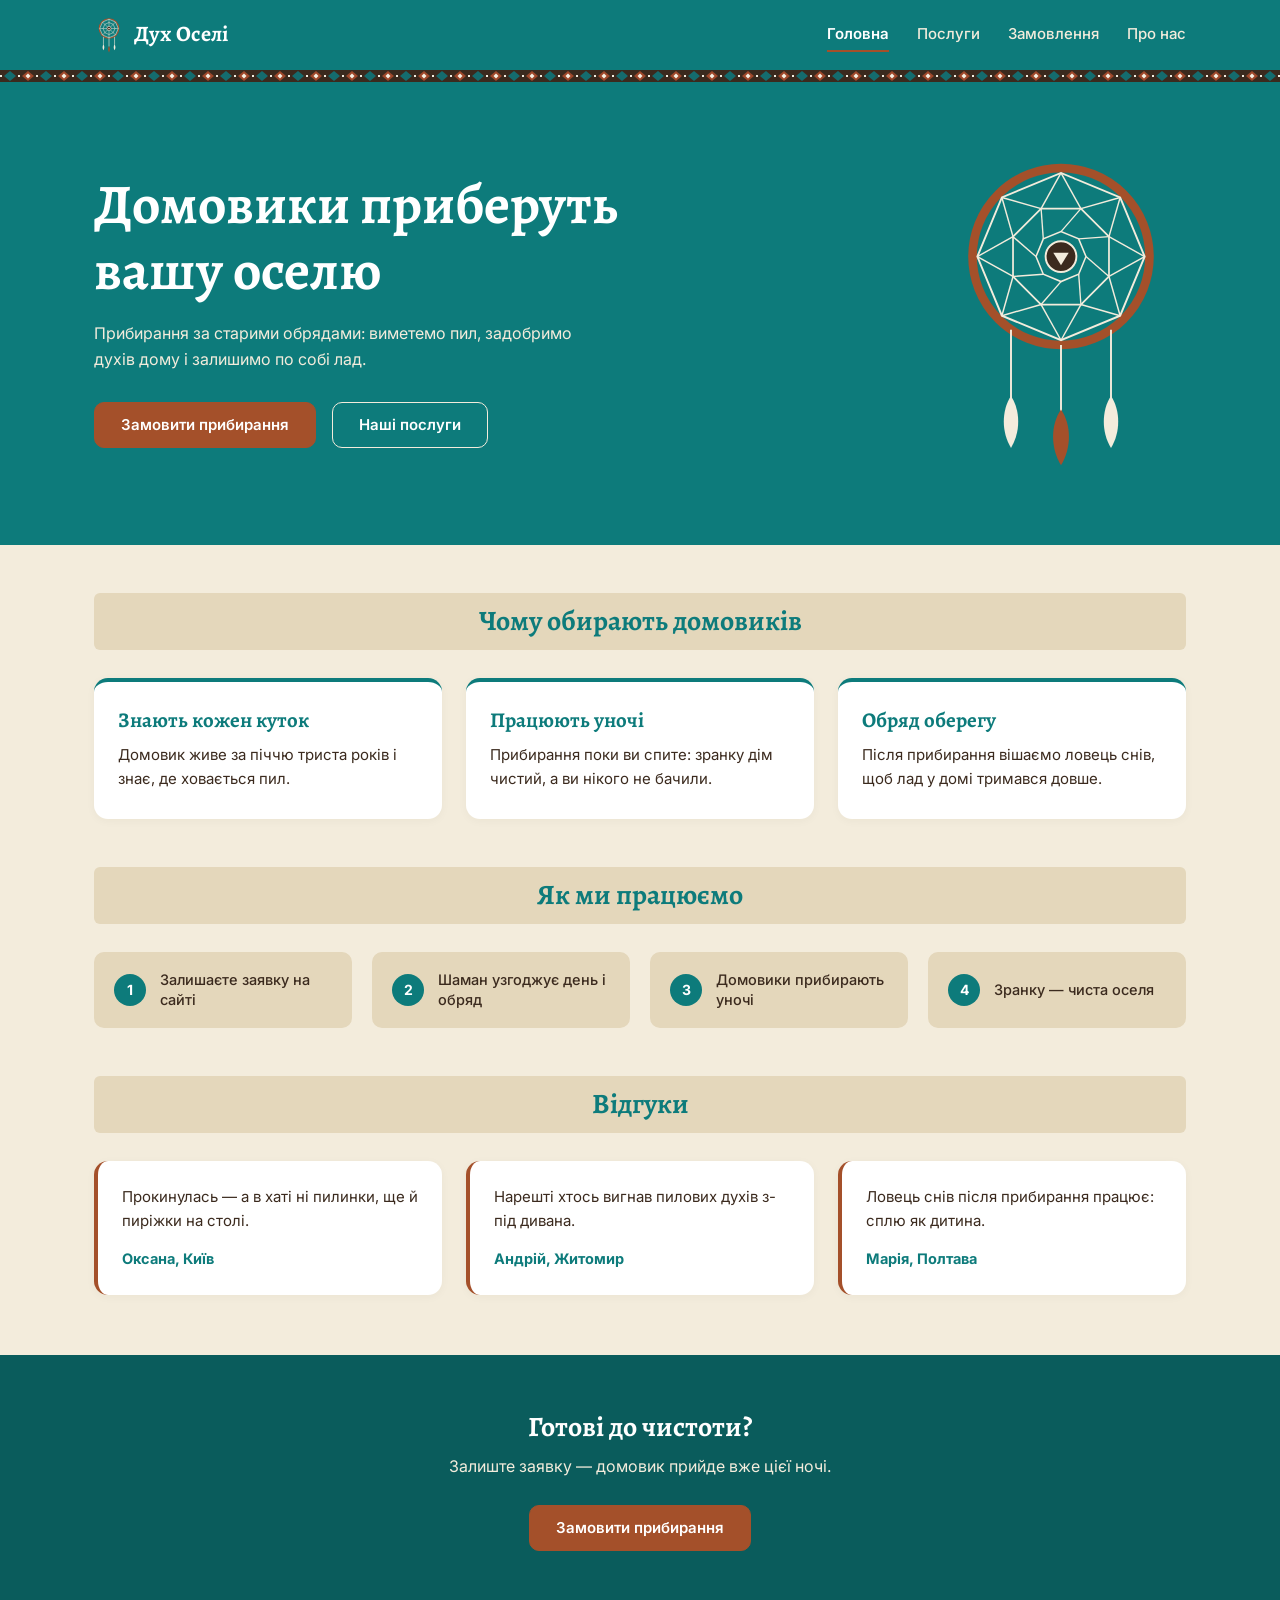
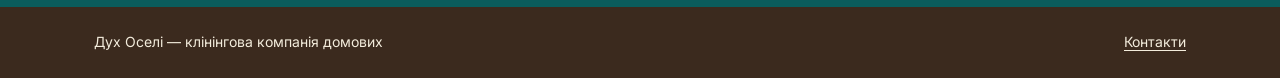
<file: index.html>
<!DOCTYPE html>
<html lang="uk">
<head>
  <meta charset="UTF-8">
  <meta name="viewport" content="width=device-width, initial-scale=1.0">
  <title>Дух Оселі — Клінінгова компанія домових</title>
  <meta name="description" content="Прибирання за старими обрядами: виметемо пил, задобримо духів дому і залишимо по собі лад.">

  <!-- Підключення шрифтів з UI Kit: Alegreya (Bold) та Inter (Regular/Medium/SemiBold) -->
  <link rel="preconnect" href="https://fonts.googleapis.com">
  <link rel="preconnect" href="https://fonts.gstatic.com" crossorigin>
  <link href="https://fonts.googleapis.com/css2?family=Alegreya:wght@700;800&family=Inter:wght@400;500;600;700&display=swap" rel="stylesheet">

  <link rel="stylesheet" href="css/index.css">
</head>
<body>

  <!-- ========================================================================
       ШАПКА САЙТУ (HEADER)
       ======================================================================== -->
  <header class="site-header">
    <div class="container header-inner">
      <a href="index.html" class="logo" aria-label="Дух Оселі — На головну">
        <svg class="logo-icon" viewBox="0 0 64 82" fill="none" xmlns="http://www.w3.org/2000/svg" aria-hidden="true">
          <circle cx="32" cy="27" r="21" stroke="#A4502A" stroke-width="2.5"/>
          <polygon points="32,7 46,13 52,27 46,41 32,47 18,41 12,27 18,13" stroke="#F3ECDC" stroke-width="1.2"/>
          <polygon points="32,14 41,18 45,27 41,36 32,40 23,36 19,27 23,18" stroke="#F3ECDC" stroke-width="1.1"/>
          <line x1="32" y1="7" x2="32" y2="47" stroke="#F3ECDC" stroke-width="1"/>
          <line x1="12" y1="27" x2="52" y2="27" stroke="#F3ECDC" stroke-width="1"/>
          <line x1="18" y1="13" x2="46" y2="41" stroke="#F3ECDC" stroke-width="1"/>
          <line x1="46" y1="13" x2="18" y2="41" stroke="#F3ECDC" stroke-width="1"/>
          <circle cx="32" cy="27" r="4.5" fill="#3B2A1E" stroke="#F3ECDC" stroke-width="1.2"/>
          <polygon points="29.8,26 34.2,26 32,29.5" fill="#F3ECDC"/>
          <line x1="20" y1="45" x2="20" y2="62" stroke="#F3ECDC" stroke-width="1.3"/>
          <path d="M20 61 C17.5 65 17.5 70 20 74 C22.5 70 22.5 65 20 61 Z" fill="#F3ECDC"/>
          <line x1="32" y1="48" x2="32" y2="66" stroke="#F3ECDC" stroke-width="1.3"/>
          <path d="M32 65 C29.5 69 29.5 74.5 32 79 C34.5 74.5 34.5 69 32 65 Z" fill="#A4502A"/>
          <line x1="44" y1="45" x2="44" y2="62" stroke="#F3ECDC" stroke-width="1.3"/>
          <path d="M44 61 C41.5 65 41.5 70 44 74 C46.5 70 46.5 65 44 61 Z" fill="#F3ECDC"/>
        </svg>
        <span>Дух Оселі</span>
      </a>

      <nav class="main-nav" aria-label="Головна навігація">
        <a href="index.html" class="nav-link active">Головна</a>
        <a href="services.html" class="nav-link">Послуги</a>
        <a href="order.html" class="nav-link" data-open-order>Замовлення</a>
        <a href="about.html" class="nav-link">Про нас</a>
      </nav>
    </div>

    <!-- Орнаментована стрічка -->
    <div class="ornament-ribbon" aria-hidden="true"></div>
  </header>

  <main>
    <!-- ======================================================================
         HERO СЕКЦІЯ
         ====================================================================== -->
    <section class="hero">
      <div class="container hero-grid">
        <div class="hero-content">
          <h1 class="hero-title">Домовики приберуть вашу оселю</h1>
          <p class="hero-subtitle">
            Прибирання за старими обрядами: виметемо пил, задобримо духів дому і залишимо по собі лад.
          </p>
          <div class="hero-actions">
            <button type="button" class="btn btn-primary" data-open-order>Замовити прибирання</button>
            <a href="#features" class="btn btn-outline">Наші послуги</a>
          </div>
        </div>

        <!-- Векторна ілюстрація Ловця снів з UI Kit -->
        <div class="hero-illustration">
          <svg class="dreamcatcher-svg" viewBox="0 0 260 340" fill="none" xmlns="http://www.w3.org/2000/svg" role="img" aria-label="Оберіг Ловець снів">
            <circle cx="130" cy="115" r="92" stroke="#A4502A" stroke-width="9"/>

            <polygon
              points="217,115 191.5,176.5 130,202 68.5,176.5 43,115 68.5,53.5 130,28 191.5,53.5"
              stroke="#F3ECDC"
              stroke-width="2"
            />

            <polygon
              points="179.9,135.7 150.7,164.9 109.3,164.9 80.1,135.7 80.1,94.3 109.3,65.1 150.7,65.1 179.9,94.3"
              stroke="#F3ECDC"
              stroke-width="1.8"
            />

            <line x1="217" y1="115" x2="179.9" y2="135.7" stroke="#F3ECDC" stroke-width="1.5"/>
            <line x1="217" y1="115" x2="179.9" y2="94.3" stroke="#F3ECDC" stroke-width="1.5"/>
            <line x1="191.5" y1="176.5" x2="179.9" y2="135.7" stroke="#F3ECDC" stroke-width="1.5"/>
            <line x1="191.5" y1="176.5" x2="150.7" y2="164.9" stroke="#F3ECDC" stroke-width="1.5"/>
            <line x1="130" y1="202" x2="150.7" y2="164.9" stroke="#F3ECDC" stroke-width="1.5"/>
            <line x1="130" y1="202" x2="109.3" y2="164.9" stroke="#F3ECDC" stroke-width="1.5"/>
            <line x1="68.5" y1="176.5" x2="109.3" y2="164.9" stroke="#F3ECDC" stroke-width="1.5"/>
            <line x1="68.5" y1="176.5" x2="80.1" y2="135.7" stroke="#F3ECDC" stroke-width="1.5"/>
            <line x1="43" y1="115" x2="80.1" y2="135.7" stroke="#F3ECDC" stroke-width="1.5"/>
            <line x1="43" y1="115" x2="80.1" y2="94.3" stroke="#F3ECDC" stroke-width="1.5"/>
            <line x1="68.5" y1="53.5" x2="80.1" y2="94.3" stroke="#F3ECDC" stroke-width="1.5"/>
            <line x1="68.5" y1="53.5" x2="109.3" y2="65.1" stroke="#F3ECDC" stroke-width="1.5"/>
            <line x1="130" y1="28" x2="109.3" y2="65.1" stroke="#F3ECDC" stroke-width="1.5"/>
            <line x1="130" y1="28" x2="150.7" y2="65.1" stroke="#F3ECDC" stroke-width="1.5"/>
            <line x1="191.5" y1="53.5" x2="150.7" y2="65.1" stroke="#F3ECDC" stroke-width="1.5"/>
            <line x1="191.5" y1="53.5" x2="179.9" y2="94.3" stroke="#F3ECDC" stroke-width="1.5"/>

            <polygon
              points="156,115 148.4,133.4 130,141 111.6,133.4 104,115 111.6,96.6 130,89 148.4,96.6"
              stroke="#F3ECDC"
              stroke-width="1.6"
            />
            <line x1="179.9" y1="135.7" x2="156" y2="115" stroke="#F3ECDC" stroke-width="1.4"/>
            <line x1="150.7" y1="164.9" x2="148.4" y2="133.4" stroke="#F3ECDC" stroke-width="1.4"/>
            <line x1="109.3" y1="164.9" x2="130" y2="141" stroke="#F3ECDC" stroke-width="1.4"/>
            <line x1="80.1" y1="135.7" x2="111.6" y2="133.4" stroke="#F3ECDC" stroke-width="1.4"/>
            <line x1="80.1" y1="94.3" x2="104" y2="115" stroke="#F3ECDC" stroke-width="1.4"/>
            <line x1="109.3" y1="65.1" x2="111.6" y2="96.6" stroke="#F3ECDC" stroke-width="1.4"/>
            <line x1="150.7" y1="65.1" x2="130" y2="89" stroke="#F3ECDC" stroke-width="1.4"/>
            <line x1="179.9" y1="94.3" x2="148.4" y2="96.6" stroke="#F3ECDC" stroke-width="1.4"/>

            <circle cx="130" cy="115" r="16" fill="#3B2A1E" stroke="#F3ECDC" stroke-width="2"/>
            <polygon points="122,111 138,111 130,124" fill="#F3ECDC"/>

            <line x1="78" y1="191" x2="78" y2="262" stroke="#F3ECDC" stroke-width="2"/>
            <path d="M78 260 C68 275 68 298 78 314 C88 298 88 275 78 260 Z" fill="#F3ECDC"/>

            <line x1="130" y1="207" x2="130" y2="276" stroke="#F3ECDC" stroke-width="2"/>
            <path d="M130 274 C119 290 119 314 130 332 C141 314 141 290 130 274 Z" fill="#A4502A"/>

            <line x1="182" y1="191" x2="182" y2="262" stroke="#F3ECDC" stroke-width="2"/>
            <path d="M182 260 C172 275 172 298 182 314 C192 298 192 275 182 260 Z" fill="#F3ECDC"/>
          </svg>
        </div>
      </div>
    </section>

    <!-- ======================================================================
         СЕКЦІЯ 1: ЧОМУ ОБИРАЮТЬ ДОМОВИКІВ
         ====================================================================== -->
    <section id="features" class="page-section">
      <div class="container">
        <div class="section-banner">
          <h2>Чому обирають домовиків</h2>
        </div>

        <div class="features-grid">
          <article class="feature-card">
            <h3>Знають кожен куток</h3>
            <p>Домовик живе за піччю триста років і знає, де ховається пил.</p>
          </article>

          <article class="feature-card">
            <h3>Працюють уночі</h3>
            <p>Прибирання поки ви спите: зранку дім чистий, а ви нікого не бачили.</p>
          </article>

          <article class="feature-card">
            <h3>Обряд оберегу</h3>
            <p>Після прибирання вішаємо ловець снів, щоб лад у домі тримався довше.</p>
          </article>
        </div>
      </div>
    </section>

    <!-- ======================================================================
         СЕКЦІЯ 2: ЯК МИ ПРАЦЮЄМО
         ====================================================================== -->
    <section id="how-it-works" class="page-section">
      <div class="container">
        <div class="section-banner">
          <h2>Як ми працюємо</h2>
        </div>

        <div class="steps-grid">
          <div class="step-card">
            <span class="step-number">1</span>
            <p class="step-text">Залишаєте заявку на сайті</p>
          </div>

          <div class="step-card">
            <span class="step-number">2</span>
            <p class="step-text">Шаман узгоджує день і обряд</p>
          </div>

          <div class="step-card">
            <span class="step-number">3</span>
            <p class="step-text">Домовики прибирають уночі</p>
          </div>

          <div class="step-card">
            <span class="step-number">4</span>
            <p class="step-text">Зранку — чиста оселя</p>
          </div>
        </div>
      </div>
    </section>

    <!-- ======================================================================
         СЕКЦІЯ 3: ВІДГУКИ
         ====================================================================== -->
    <section id="reviews" class="page-section reviews-section">
      <div class="container">
        <div class="section-banner">
          <h2>Відгуки</h2>
        </div>

        <div class="reviews-grid">
          <article class="review-card">
            <p class="review-quote">Прокинулась — а в хаті ні пилинки, ще й пиріжки на столі.</p>
            <p class="review-author">Оксана, Київ</p>
          </article>

          <article class="review-card">
            <p class="review-quote">Нарешті хтось вигнав пилових духів з-під дивана.</p>
            <p class="review-author">Андрій, Житомир</p>
          </article>

          <article class="review-card">
            <p class="review-quote">Ловець снів після прибирання працює: сплю як дитина.</p>
            <p class="review-author">Марія, Полтава</p>
          </article>
        </div>
      </div>
    </section>

    <!-- ======================================================================
         СЕКЦІЯ 4: ЗАКЛИК ДО ДІЇ (CTA)
         ====================================================================== -->
    <section class="cta-section">
      <div class="container">
        <h2>Готові до чистоти?</h2>
        <p>Залиште заявку — домовик прийде вже цієї ночі.</p>
        <button type="button" class="btn btn-primary" data-open-order>Замовити прибирання</button>
      </div>
    </section>
  </main>

  <!-- ========================================================================
       ФУТЕР САЙТУ
       ======================================================================== -->
  <footer id="contacts" class="site-footer">
    <div class="container footer-inner">
      <p>Дух Оселі — клінінгова компанія домових</p>
      <a href="#contacts" class="footer-link" data-open-order>Контакти</a>
    </div>
  </footer>

  <!-- ========================================================================
       МОДАЛЬНЕ ВІКНО ШВИДКОГО ЗАМОВЛЕННЯ
       ======================================================================== -->
  <div class="modal-backdrop" id="orderModal" role="dialog" aria-modal="true" aria-labelledby="modalTitle">
    <div class="modal-card">
      <button type="button" class="modal-close" id="closeModalBtn" aria-label="Закрити вікно">&times;</button>
      <h3 id="modalTitle">Викликати домовика</h3>
      <p class="modal-desc">Залиште контакти — шаман зв’яжеться з вами для узгодження нічного обряду прибирання.</p>

      <form id="quickOrderForm">
        <div class="form-group">
          <label for="clientName">Ваше ім’я</label>
          <input type="text" id="clientName" class="form-control" placeholder="Наприклад: Оксана" required>
        </div>

        <div class="form-group">
          <label for="clientPhone">Телефон або Telegram</label>
          <input type="text" id="clientPhone" class="form-control" placeholder="+38 (0__) ___-__-__" required>
        </div>

        <div class="form-group">
          <label for="serviceType">Оберіть обряд</label>
          <select id="serviceType" class="form-control">
            <option value="Нічне підмітання пилу (від 600 грн)">Нічне підмітання пилу (від 600 грн)</option>
            <option value="Генеральне вигнання пилових духів (від 1200 грн)">Генеральне вигнання пилових духів (від 1200 грн)</option>
            <option value="Прибирання + Ловець снів у подарунок (від 1500 грн)">Прибирання + Ловець снів у подарунок (від 1500 грн)</option>
          </select>
        </div>

        <button type="submit" class="btn btn-primary" style="width: 100%; margin-top: 6px;">Підтвердити заявку</button>
      </form>

      <div class="form-success" id="orderSuccess">
        <strong style="color: var(--color-primary); display: block; margin-bottom: 4px;">Заявку прийнято!</strong>
        <span id="orderSuccessText" style="font-size: 14px;"></span>
      </div>
    </div>
  </div>

  <script src="js/index.js"></script>
</body>
</html>
</file>
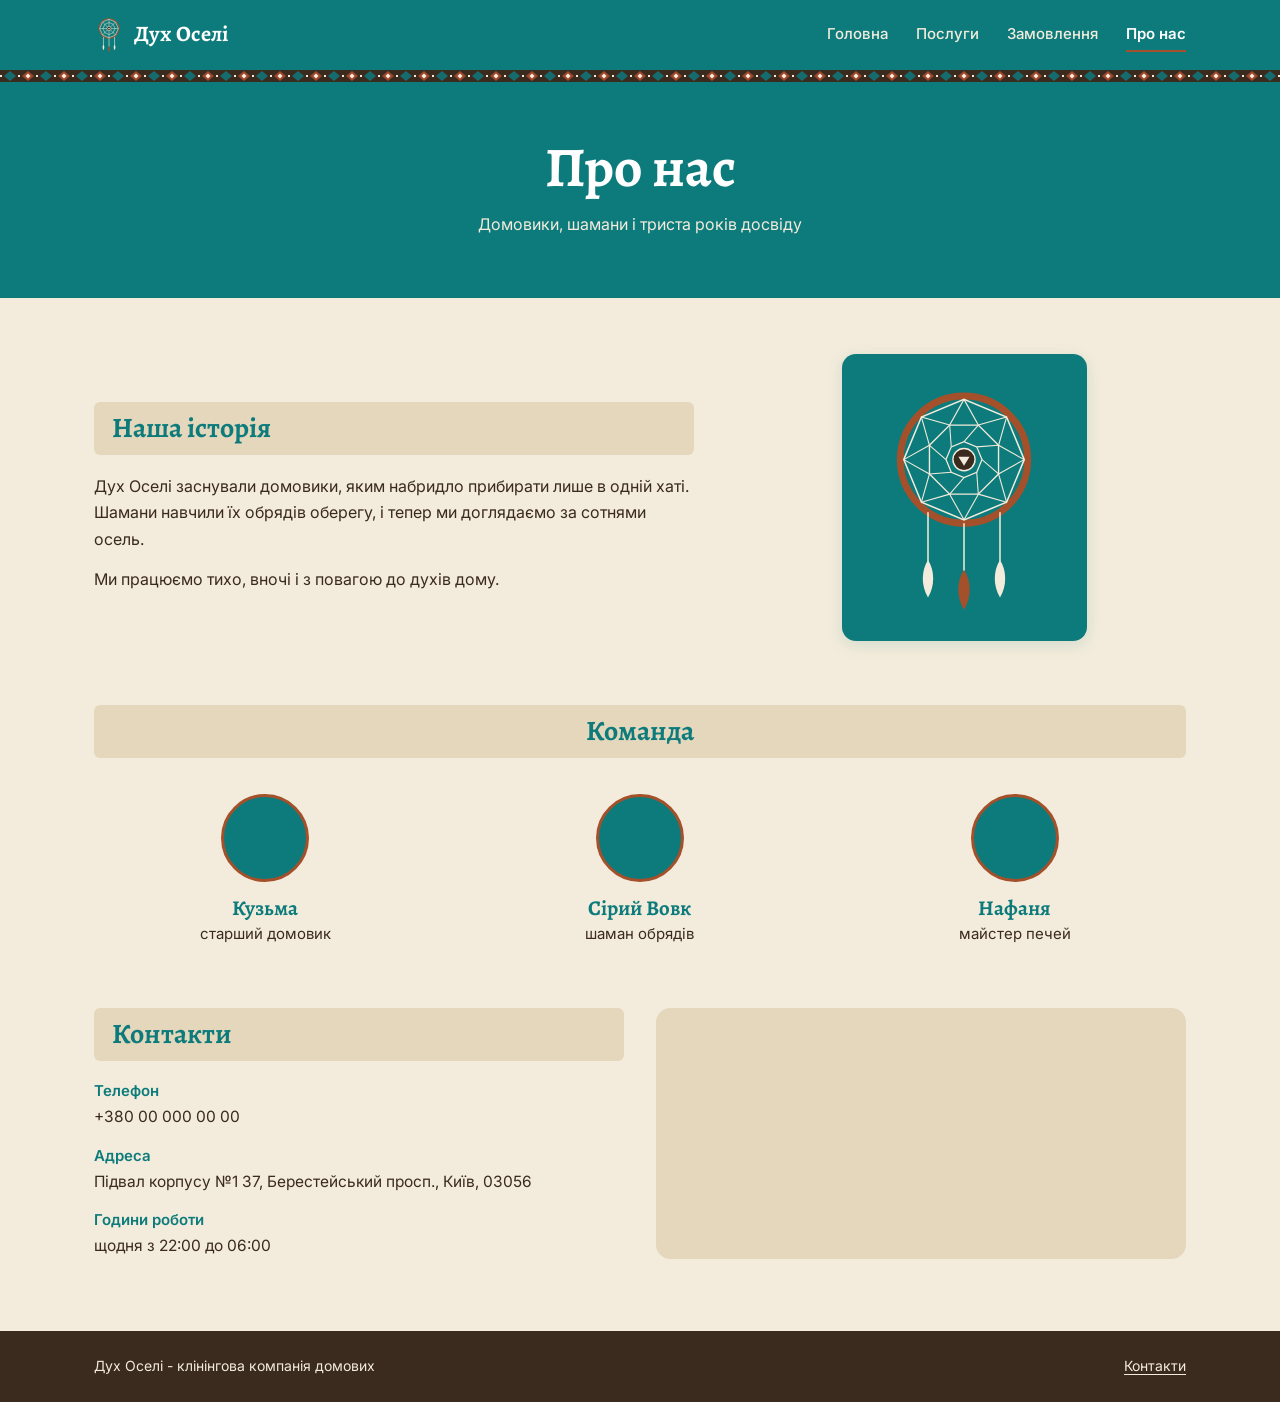
<file: about.html>
<!DOCTYPE html>
<html lang="uk">
<head>
  <meta charset="UTF-8">
  <meta name="viewport" content="width=device-width, initial-scale=1.0">
  <title>Про нас — Дух Оселі</title>
  <meta name="description" content="Дух Оселі — домовики, шамани і триста років досвіду нічного прибирання та обрядів оберегу.">

  <!-- Підключення шрифтів з UI Kit: Alegreya (Bold) та Inter (Regular/Medium/SemiBold) -->
  <link rel="preconnect" href="https://fonts.googleapis.com">
  <link rel="preconnect" href="https://fonts.gstatic.com" crossorigin>
  <link href="https://fonts.googleapis.com/css2?family=Alegreya:wght@700;800&family=Inter:wght@400;500;600;700&display=swap" rel="stylesheet">

  <link rel="stylesheet" href="css/about.css">
</head>
<body>

  <!-- ========================================================================
       ШАПКА САЙТУ (HEADER)
       ======================================================================== -->
  <header class="site-header">
    <div class="container header-inner">
      <a href="index.html" class="logo" aria-label="Дух Оселі — На головну">
        <!-- Тонкий ловець снів як на основних ілюстраціях -->
        <svg class="logo-icon" viewBox="0 0 64 82" fill="none" xmlns="http://www.w3.org/2000/svg" aria-hidden="true">
          <circle cx="32" cy="27" r="21" stroke="#A4502A" stroke-width="2.5"/>
          <polygon points="32,7 46,13 52,27 46,41 32,47 18,41 12,27 18,13" stroke="#F3ECDC" stroke-width="1.2"/>
          <polygon points="32,14 41,18 45,27 41,36 32,40 23,36 19,27 23,18" stroke="#F3ECDC" stroke-width="1.1"/>
          <line x1="32" y1="7" x2="32" y2="47" stroke="#F3ECDC" stroke-width="1"/>
          <line x1="12" y1="27" x2="52" y2="27" stroke="#F3ECDC" stroke-width="1"/>
          <line x1="18" y1="13" x2="46" y2="41" stroke="#F3ECDC" stroke-width="1"/>
          <line x1="46" y1="13" x2="18" y2="41" stroke="#F3ECDC" stroke-width="1"/>
          <circle cx="32" cy="27" r="4.5" fill="#3B2A1E" stroke="#F3ECDC" stroke-width="1.2"/>
          <polygon points="29.8,26 34.2,26 32,29.5" fill="#F3ECDC"/>
          <line x1="20" y1="45" x2="20" y2="62" stroke="#F3ECDC" stroke-width="1.3"/>
          <path d="M20 61 C17.5 65 17.5 70 20 74 C22.5 70 22.5 65 20 61 Z" fill="#F3ECDC"/>
          <line x1="32" y1="48" x2="32" y2="66" stroke="#F3ECDC" stroke-width="1.3"/>
          <path d="M32 65 C29.5 69 29.5 74.5 32 79 C34.5 74.5 34.5 69 32 65 Z" fill="#A4502A"/>
          <line x1="44" y1="45" x2="44" y2="62" stroke="#F3ECDC" stroke-width="1.3"/>
          <path d="M44 61 C41.5 65 41.5 70 44 74 C46.5 70 46.5 65 44 61 Z" fill="#F3ECDC"/>
        </svg>
        <span>Дух Оселі</span>
      </a>

      <nav class="main-nav" aria-label="Головна навігація">
        <a href="index.html" class="nav-link">Головна</a>
        <a href="services.html" class="nav-link">Послуги</a>
        <a href="order.html" class="nav-link">Замовлення</a>
        <a href="about.html" class="nav-link active" aria-current="page">Про нас</a>
      </nav>
    </div>

    <!-- Орнаментована стрічка -->
    <div class="ornament-ribbon" aria-hidden="true"></div>
  </header>

  <main>
    <!-- ======================================================================
         ВЕРХНІЙ БАНЕР СТОРІНКИ "ПРО НАС"
         ====================================================================== -->
    <section class="page-hero">
      <div class="container">
        <h1>Про нас</h1>
        <p>Домовики, шамани і триста років досвіду</p>
      </div>
    </section>

    <!-- ======================================================================
         СЕКЦІЯ 1: НАША ІСТОРІЯ + ОБЕРІГ ЛОВЕЦЬ СНІВ
         ====================================================================== -->
    <section class="about-section" aria-labelledby="historyTitle">
      <div class="container">
        <div class="story-grid">
          <div class="story-content">
            <div class="section-banner section-banner--left">
              <h2 id="historyTitle">Наша історія</h2>
            </div>

            <p>
              Дух Оселі заснували домовики, яким набридло прибирати лише в одній хаті. Шамани навчили їх обрядів оберегу, і тепер ми доглядаємо за сотнями осель.
            </p>
            <p>
              Ми працюємо тихо, вночі і з повагою до духів дому.
            </p>
          </div>

          <div class="story-visual">
            <div class="dreamcatcher-card">
              <svg viewBox="0 0 260 340" fill="none" xmlns="http://www.w3.org/2000/svg" role="img" aria-label="Оберіг Ловець снів">
                <circle cx="130" cy="115" r="92" stroke="#A4502A" stroke-width="10"/>

                <polygon
                  points="217,115 191.5,176.5 130,202 68.5,176.5 43,115 68.5,53.5 130,28 191.5,53.5"
                  stroke="#F3ECDC"
                  stroke-width="2.2"
                />

                <polygon
                  points="179.9,135.7 150.7,164.9 109.3,164.9 80.1,135.7 80.1,94.3 109.3,65.1 150.7,65.1 179.9,94.3"
                  stroke="#F3ECDC"
                  stroke-width="2"
                />

                <line x1="217" y1="115" x2="179.9" y2="135.7" stroke="#F3ECDC" stroke-width="1.6"/>
                <line x1="217" y1="115" x2="179.9" y2="94.3" stroke="#F3ECDC" stroke-width="1.6"/>
                <line x1="191.5" y1="176.5" x2="179.9" y2="135.7" stroke="#F3ECDC" stroke-width="1.6"/>
                <line x1="191.5" y1="176.5" x2="150.7" y2="164.9" stroke="#F3ECDC" stroke-width="1.6"/>
                <line x1="130" y1="202" x2="150.7" y2="164.9" stroke="#F3ECDC" stroke-width="1.6"/>
                <line x1="130" y1="202" x2="109.3" y2="164.9" stroke="#F3ECDC" stroke-width="1.6"/>
                <line x1="68.5" y1="176.5" x2="109.3" y2="164.9" stroke="#F3ECDC" stroke-width="1.6"/>
                <line x1="68.5" y1="176.5" x2="80.1" y2="135.7" stroke="#F3ECDC" stroke-width="1.6"/>
                <line x1="43" y1="115" x2="80.1" y2="135.7" stroke="#F3ECDC" stroke-width="1.6"/>
                <line x1="43" y1="115" x2="80.1" y2="94.3" stroke="#F3ECDC" stroke-width="1.6"/>
                <line x1="68.5" y1="53.5" x2="80.1" y2="94.3" stroke="#F3ECDC" stroke-width="1.6"/>
                <line x1="68.5" y1="53.5" x2="109.3" y2="65.1" stroke="#F3ECDC" stroke-width="1.6"/>
                <line x1="130" y1="28" x2="109.3" y2="65.1" stroke="#F3ECDC" stroke-width="1.6"/>
                <line x1="130" y1="28" x2="150.7" y2="65.1" stroke="#F3ECDC" stroke-width="1.6"/>
                <line x1="191.5" y1="53.5" x2="150.7" y2="65.1" stroke="#F3ECDC" stroke-width="1.6"/>
                <line x1="191.5" y1="53.5" x2="179.9" y2="94.3" stroke="#F3ECDC" stroke-width="1.6"/>

                <polygon
                  points="156,115 148.4,133.4 130,141 111.6,133.4 104,115 111.6,96.6 130,89 148.4,96.6"
                  stroke="#F3ECDC"
                  stroke-width="1.8"
                />
                <line x1="179.9" y1="135.7" x2="156" y2="115" stroke="#F3ECDC" stroke-width="1.5"/>
                <line x1="150.7" y1="164.9" x2="148.4" y2="133.4" stroke="#F3ECDC" stroke-width="1.5"/>
                <line x1="109.3" y1="164.9" x2="130" y2="141" stroke="#F3ECDC" stroke-width="1.5"/>
                <line x1="80.1" y1="135.7" x2="111.6" y2="133.4" stroke="#F3ECDC" stroke-width="1.5"/>
                <line x1="80.1" y1="94.3" x2="104" y2="115" stroke="#F3ECDC" stroke-width="1.5"/>
                <line x1="109.3" y1="65.1" x2="111.6" y2="96.6" stroke="#F3ECDC" stroke-width="1.5"/>
                <line x1="150.7" y1="65.1" x2="130" y2="89" stroke="#F3ECDC" stroke-width="1.5"/>
                <line x1="179.9" y1="94.3" x2="148.4" y2="96.6" stroke="#F3ECDC" stroke-width="1.5"/>

                <circle cx="130" cy="115" r="16" fill="#3B2A1E" stroke="#F3ECDC" stroke-width="2"/>
                <polygon points="122,111 138,111 130,124" fill="#F3ECDC"/>

                <line x1="78" y1="191" x2="78" y2="262" stroke="#F3ECDC" stroke-width="2.2"/>
                <path d="M78 260 C68 275 68 298 78 314 C88 298 88 275 78 260 Z" fill="#F3ECDC"/>

                <line x1="130" y1="207" x2="130" y2="276" stroke="#F3ECDC" stroke-width="2.2"/>
                <path d="M130 274 C119 290 119 314 130 332 C141 314 141 290 130 274 Z" fill="#A4502A"/>

                <line x1="182" y1="191" x2="182" y2="262" stroke="#F3ECDC" stroke-width="2.2"/>
                <path d="M182 260 C172 275 172 298 182 314 C192 298 192 275 182 260 Z" fill="#F3ECDC"/>
              </svg>
            </div>
          </div>
        </div>
      </div>
    </section>

    <!-- ======================================================================
         СЕКЦІЯ 2: КОМАНДА
         ====================================================================== -->
    <section class="team-section" aria-labelledby="teamTitle">
      <div class="container">
        <div class="section-banner">
          <h2 id="teamTitle">Команда</h2>
        </div>

        <div class="team-grid">
          <article class="team-member">
            <div class="member-avatar" aria-hidden="true"></div>
            <h3 class="member-name">Кузьма</h3>
            <p class="member-role">старший домовик</p>
          </article>

          <article class="team-member">
            <div class="member-avatar" aria-hidden="true"></div>
            <h3 class="member-name">Сірий Вовк</h3>
            <p class="member-role">шаман обрядів</p>
          </article>

          <article class="team-member">
            <div class="member-avatar" aria-hidden="true"></div>
            <h3 class="member-name">Нафаня</h3>
            <p class="member-role">майстер печей</p>
          </article>
        </div>
      </div>
    </section>

    <!-- ======================================================================
         СЕКЦІЯ 3: КОНТАКТИ ТА КАРТА
         ====================================================================== -->
    <section id="contacts" class="contacts-section" aria-labelledby="contactsTitle">
      <div class="container">
        <div class="contacts-grid">
          <div class="contacts-info">
            <div class="section-banner section-banner--left">
              <h2 id="contactsTitle">Контакти</h2>
            </div>

            <dl class="contact-list">
              <div class="contact-item">
                <dt>Телефон</dt>
                <dd><a href="tel:+380000000000">+380 00 000 00 00</a></dd>
              </div>

              <div class="contact-item">
                <dt>Адреса</dt>
                <dd>Підвал корпусу №1 37, Берестейський просп., Київ, 03056</dd>
              </div>

              <div class="contact-item">
                <dt>Години роботи</dt>
                <dd>щодня з 22:00 до 06:00</dd>
              </div>
            </dl>
          </div>

          <div class="map-frame-wrap">
            <iframe
              src="https://maps.google.com/maps?q=%D0%9A%D0%BE%D1%80%D0%BF%D1%83%D1%81%20%E2%84%961%2037,%20%D0%91%D0%B5%D1%80%D0%B5%D1%81%D1%82%D0%B5%D0%B9%D1%81%D1%8C%D0%BA%D0%B8%D0%B9%20%D0%BF%D1%80%D0%BE%D1%81%D0%BF.,%20%D0%9A%D0%B8%D1%97%D0%B2,%2003056&amp;t=&amp;z=15&amp;ie=UTF8&amp;iwloc=&amp;output=embed"
              title="Карта розташування Дух Оселі — Підвал корпусу №1 37, Берестейський просп., Київ"
              loading="lazy"
              referrerpolicy="no-referrer-when-downgrade"
            ></iframe>
          </div>
        </div>
      </div>
    </section>
  </main>

  <!-- ========================================================================
       ФУТЕР САЙТУ
       ======================================================================== -->
  <footer class="site-footer">
    <div class="container footer-inner">
      <p>Дух Оселі - клінінгова компанія домових</p>
      <a href="#contacts" class="footer-link">Контакти</a>
    </div>
  </footer>

</body>
</html>
</file>
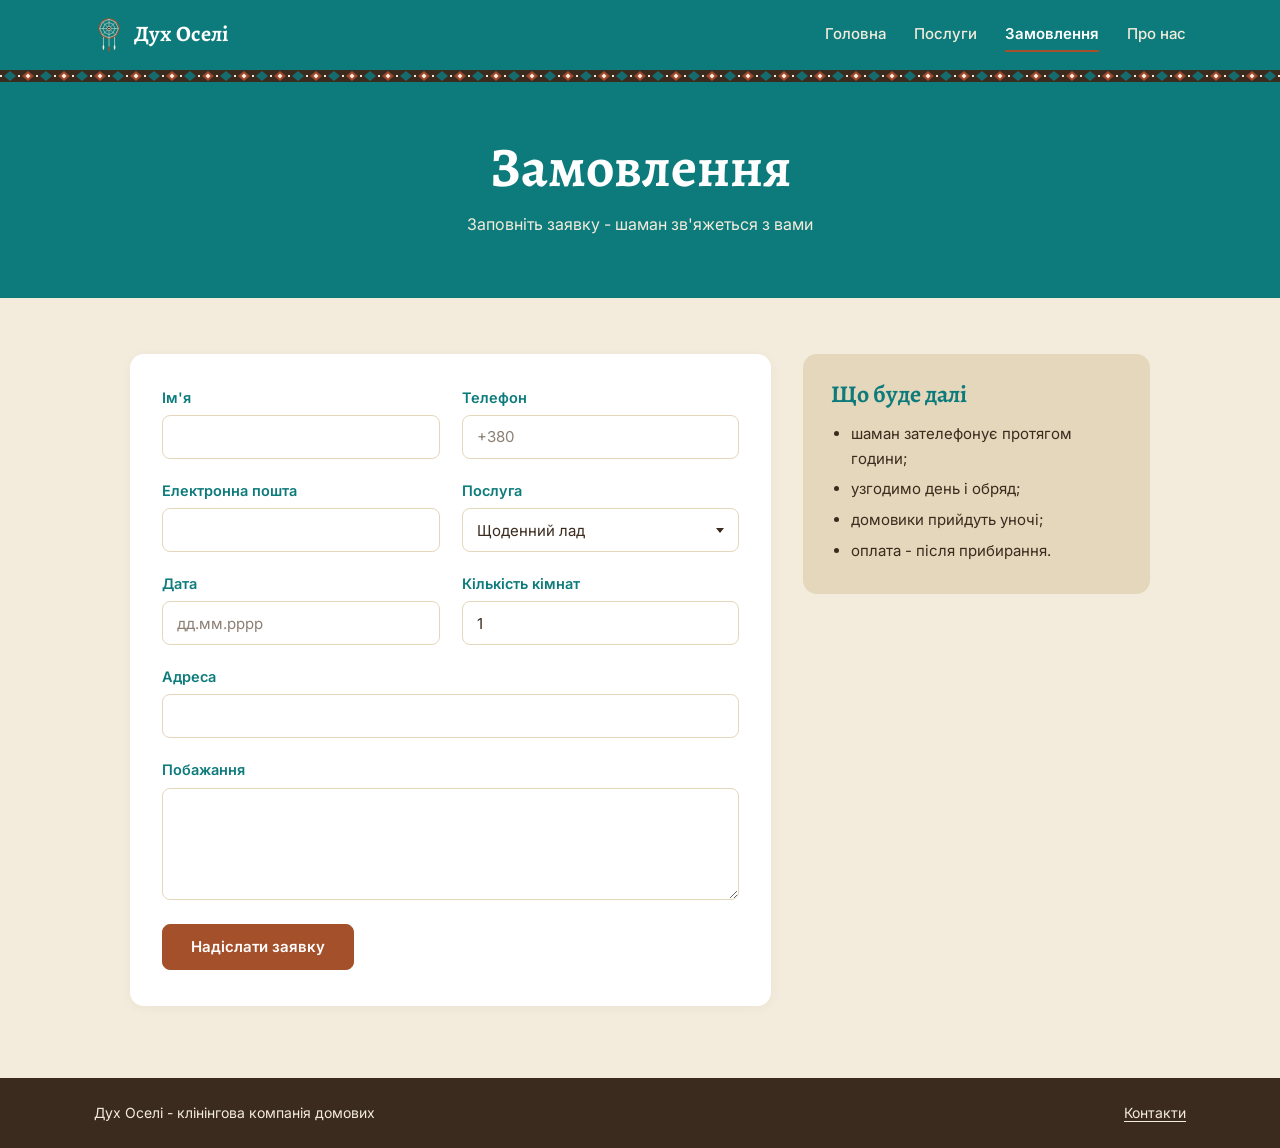
<file: order.html>
<!DOCTYPE html>
<html lang="uk">
<head>
  <meta charset="UTF-8">
  <meta name="viewport" content="width=device-width, initial-scale=1.0">
  <title>Замовлення — Дух Оселі</title>
  <meta name="description" content="Заповніть заявку на нічне прибирання домовиками — шаман зв'яжеться з вами протягом години.">

  <!-- Підключення шрифтів з UI Kit: Alegreya (Bold) та Inter (Regular/Medium/SemiBold) -->
  <link rel="preconnect" href="https://fonts.googleapis.com">
  <link rel="preconnect" href="https://fonts.gstatic.com" crossorigin>
  <link href="https://fonts.googleapis.com/css2?family=Alegreya:wght@700;800&family=Inter:wght@400;500;600;700&display=swap" rel="stylesheet">

  <link rel="stylesheet" href="css/order.css">
</head>
<body>

  <!-- ========================================================================
       ШАПКА САЙТУ (HEADER)
       ======================================================================== -->
  <header class="site-header">
    <div class="container header-inner">
      <a href="index.html" class="logo" aria-label="Дух Оселі — На головну">
        <!-- Тонкий ловець снів як на основних ілюстраціях -->
        <svg class="logo-icon" viewBox="0 0 64 82" fill="none" xmlns="http://www.w3.org/2000/svg" aria-hidden="true">
          <circle cx="32" cy="27" r="21" stroke="#A4502A" stroke-width="2.5"/>
          <polygon points="32,7 46,13 52,27 46,41 32,47 18,41 12,27 18,13" stroke="#F3ECDC" stroke-width="1.2"/>
          <polygon points="32,14 41,18 45,27 41,36 32,40 23,36 19,27 23,18" stroke="#F3ECDC" stroke-width="1.1"/>
          <line x1="32" y1="7" x2="32" y2="47" stroke="#F3ECDC" stroke-width="1"/>
          <line x1="12" y1="27" x2="52" y2="27" stroke="#F3ECDC" stroke-width="1"/>
          <line x1="18" y1="13" x2="46" y2="41" stroke="#F3ECDC" stroke-width="1"/>
          <line x1="46" y1="13" x2="18" y2="41" stroke="#F3ECDC" stroke-width="1"/>
          <circle cx="32" cy="27" r="4.5" fill="#3B2A1E" stroke="#F3ECDC" stroke-width="1.2"/>
          <polygon points="29.8,26 34.2,26 32,29.5" fill="#F3ECDC"/>
          <line x1="20" y1="45" x2="20" y2="62" stroke="#F3ECDC" stroke-width="1.3"/>
          <path d="M20 61 C17.5 65 17.5 70 20 74 C22.5 70 22.5 65 20 61 Z" fill="#F3ECDC"/>
          <line x1="32" y1="48" x2="32" y2="66" stroke="#F3ECDC" stroke-width="1.3"/>
          <path d="M32 65 C29.5 69 29.5 74.5 32 79 C34.5 74.5 34.5 69 32 65 Z" fill="#A4502A"/>
          <line x1="44" y1="45" x2="44" y2="62" stroke="#F3ECDC" stroke-width="1.3"/>
          <path d="M44 61 C41.5 65 41.5 70 44 74 C46.5 70 46.5 65 44 61 Z" fill="#F3ECDC"/>
        </svg>
        <span>Дух Оселі</span>
      </a>

      <nav class="main-nav" aria-label="Головна навігація">
        <a href="index.html" class="nav-link">Головна</a>
        <a href="services.html" class="nav-link">Послуги</a>
        <a href="order.html" class="nav-link active" aria-current="page">Замовлення</a>
        <a href="about.html" class="nav-link">Про нас</a>
      </nav>
    </div>

    <!-- Орнаментована стрічка -->
    <div class="ornament-ribbon" aria-hidden="true"></div>
  </header>

  <main>
    <!-- ======================================================================
         ВЕРХНІЙ БАНЕР СТОРІНКИ ЗАМОВЛЕННЯ
         ====================================================================== -->
    <section class="page-hero">
      <div class="container">
        <h1>Замовлення</h1>
        <p>Заповніть заявку - шаман зв'яжеться з вами</p>
      </div>
    </section>

    <!-- ======================================================================
         ОСНОВНА СЕКЦІЯ: ФОРМА ЗАМОВЛЕННЯ + БЛОК "ЩО БУДЕ ДАЛІ"
         ====================================================================== -->
    <section class="order-section">
      <div class="container">
        <div class="order-layout">

          <div class="order-card">
            <form id="orderForm" class="form-grid" novalidate>
              <div class="form-group">
                <label for="customerName" class="form-label">Ім'я</label>
                <input
                  type="text"
                  id="customerName"
                  name="name"
                  class="form-control"
                  autocomplete="name"
                  required
                >
                <span class="field-error" id="errorName">Будь ласка, вкажіть ваше ім'я</span>
              </div>

              <div class="form-group">
                <label for="customerPhone" class="form-label">Телефон</label>
                <input
                  type="tel"
                  id="customerPhone"
                  name="phone"
                  class="form-control"
                  placeholder="+380"
                  autocomplete="tel"
                  required
                >
                <span class="field-error" id="errorPhone">Введіть коректний номер телефону</span>
              </div>

              <div class="form-group">
                <label for="customerEmail" class="form-label">Електронна пошта</label>
                <input
                  type="email"
                  id="customerEmail"
                  name="email"
                  class="form-control"
                  autocomplete="email"
                  required
                >
                <span class="field-error" id="errorEmail">Введіть коректну електронну пошту</span>
              </div>

              <div class="form-group">
                <label for="serviceSelect" class="form-label">Послуга</label>
                <select id="serviceSelect" name="service" class="form-control">
                  <option value="Щоденний лад" selected>Щоденний лад</option>
                  <option value="Генеральне прибирання">Генеральне прибирання</option>
                  <option value="Вигнання пилових духів">Вигнання пилових духів</option>
                  <option value="Догляд за піччю">Догляд за піччю</option>
                  <option value="Прибирання після свята">Прибирання після свята</option>
                  <option value="Обряд оберегу">Обряд оберегу</option>
                </select>
              </div>

              <div class="form-group">
                <label for="cleaningDate" class="form-label">Дата</label>
                <input
                  type="text"
                  id="cleaningDate"
                  name="date"
                  class="form-control"
                  placeholder="дд.мм.рррр"
                  required
                >
                <span class="field-error" id="errorDate">Оберіть або введіть дату прибирання</span>
              </div>

              <div class="form-group">
                <label for="roomsCount" class="form-label">Кількість кімнат</label>
                <input
                  type="number"
                  id="roomsCount"
                  name="rooms"
                  class="form-control"
                  value="1"
                  min="1"
                  max="20"
                  required
                >
                <span class="field-error" id="errorRooms">Вкажіть кількість кімнат (від 1)</span>
              </div>

              <div class="form-group full-width">
                <label for="customerAddress" class="form-label">Адреса</label>
                <input
                  type="text"
                  id="customerAddress"
                  name="address"
                  class="form-control"
                  autocomplete="street-address"
                  required
                >
                <span class="field-error" id="errorAddress">Вкажіть адресу вашої оселі</span>
              </div>

              <div class="form-group full-width">
                <label for="customerNotes" class="form-label">Побажання</label>
                <textarea
                  id="customerNotes"
                  name="notes"
                  class="form-control"
                  rows="4"
                ></textarea>
              </div>

              <div class="form-submit-row">
                <button type="submit" class="btn btn-primary">Надіслати заявку</button>
              </div>
            </form>

            <div class="order-confirmation" id="orderConfirmation" aria-live="polite">
              <span class="confirmation-badge">Заявку зареєстровано</span>
              <h2>Дякуємо, <span id="confirmName"></span>!</h2>
              <p>Шаман уже отримав ваш запит і зателефонує протягом години для узгодження деталей обряду.</p>

              <div class="summary-box" id="orderSummaryBox"></div>

              <button type="button" class="btn btn-secondary" id="newOrderBtn">Оформити ще одну заявку</button>
            </div>
          </div>

          <aside class="info-card" aria-labelledby="nextStepsTitle">
            <h2 id="nextStepsTitle">Що буде далі</h2>
            <ul class="info-list">
              <li>шаман зателефонує протягом години;</li>
              <li>узгодимо день і обряд;</li>
              <li>домовики прийдуть уночі;</li>
              <li>оплата - після прибирання.</li>
            </ul>
          </aside>

        </div>
      </div>
    </section>
  </main>

  <!-- ========================================================================
       ФУТЕР САЙТУ
       ======================================================================== -->
  <footer id="contacts" class="site-footer">
    <div class="container footer-inner">
      <p>Дух Оселі - клінінгова компанія домових</p>
      <a href="about.html#contacts" class="footer-link">Контакти</a>
    </div>
  </footer>

  <script src="js/order.js"></script>
</body>
</html>
</file>
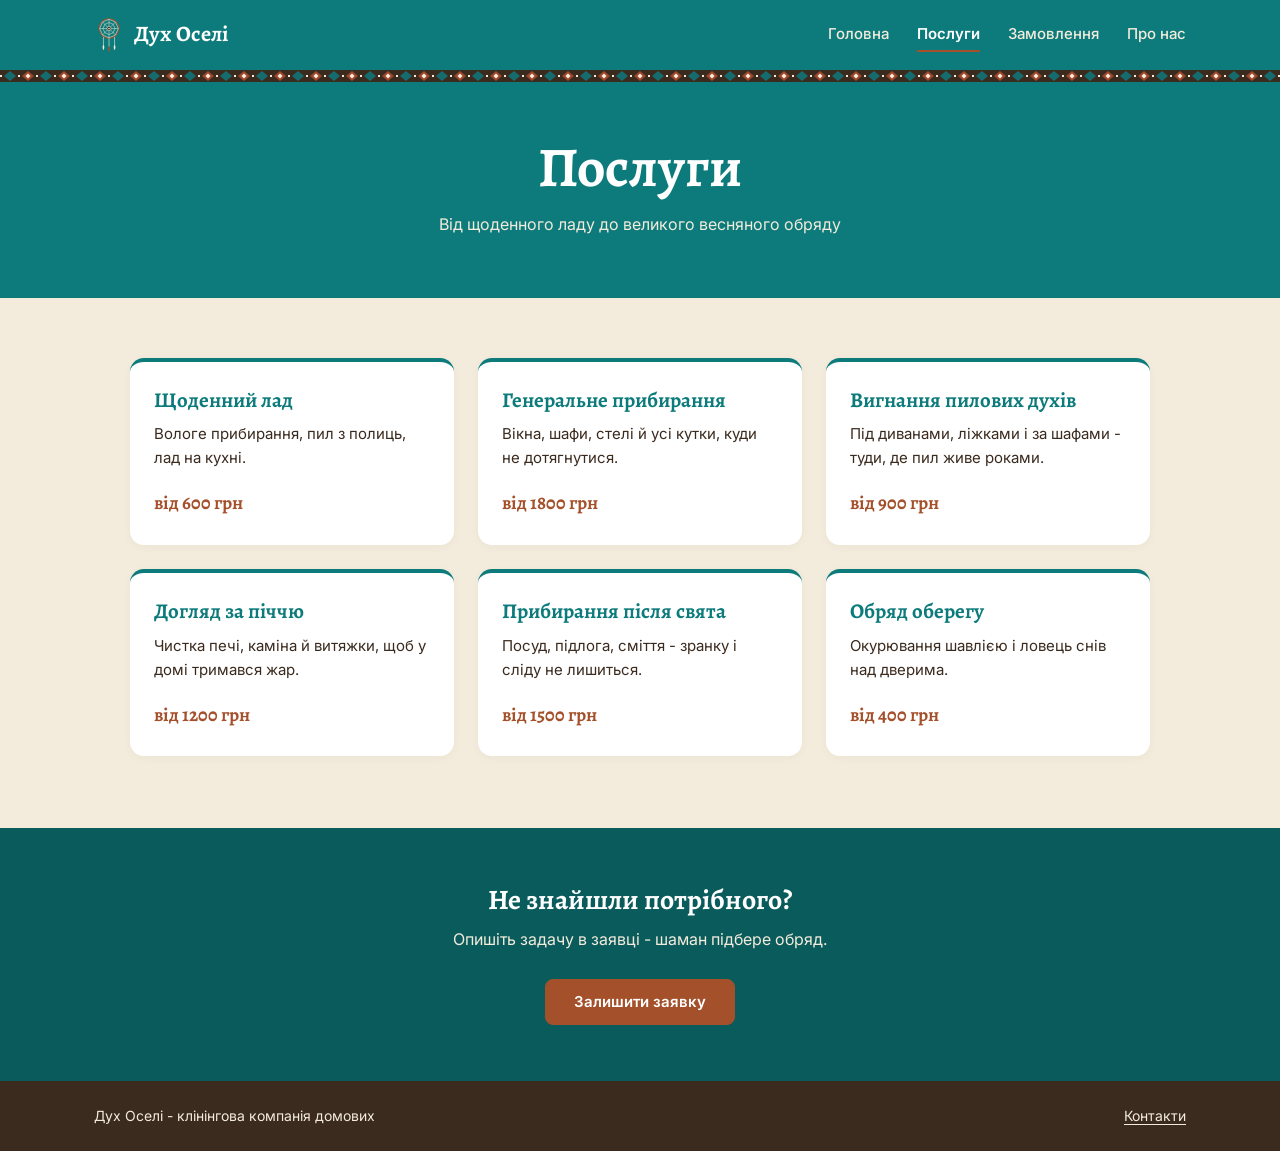
<file: services.html>
<!DOCTYPE html>
<html lang="uk">
<head>
  <meta charset="UTF-8">
  <meta name="viewport" content="width=device-width, initial-scale=1.0">
  <title>Послуги — Дух Оселі</title>
  <meta name="description" content="Послуги клінінгової компанії домовиків Дух Оселі: від щоденного ладу до великого весняного обряду.">

  <!-- Підключення шрифтів з UI Kit: Alegreya (Bold) та Inter (Regular/Medium/SemiBold) -->
  <link rel="preconnect" href="https://fonts.googleapis.com">
  <link rel="preconnect" href="https://fonts.gstatic.com" crossorigin>
  <link href="https://fonts.googleapis.com/css2?family=Alegreya:wght@700;800&family=Inter:wght@400;500;600;700&display=swap" rel="stylesheet">

  <link rel="stylesheet" href="css/services.css">
</head>
<body>

  <!-- ========================================================================
       ШАПКА САЙТУ (HEADER)
       ======================================================================== -->
  <header class="site-header">
    <div class="container header-inner">
      <a href="index.html" class="logo" aria-label="Дух Оселі — На головну">
        <!-- Тонкий ловець снів як на основних ілюстраціях -->
        <svg class="logo-icon" viewBox="0 0 64 82" fill="none" xmlns="http://www.w3.org/2000/svg" aria-hidden="true">
          <circle cx="32" cy="27" r="21" stroke="#A4502A" stroke-width="2.5"/>
          <polygon points="32,7 46,13 52,27 46,41 32,47 18,41 12,27 18,13" stroke="#F3ECDC" stroke-width="1.2"/>
          <polygon points="32,14 41,18 45,27 41,36 32,40 23,36 19,27 23,18" stroke="#F3ECDC" stroke-width="1.1"/>
          <line x1="32" y1="7" x2="32" y2="47" stroke="#F3ECDC" stroke-width="1"/>
          <line x1="12" y1="27" x2="52" y2="27" stroke="#F3ECDC" stroke-width="1"/>
          <line x1="18" y1="13" x2="46" y2="41" stroke="#F3ECDC" stroke-width="1"/>
          <line x1="46" y1="13" x2="18" y2="41" stroke="#F3ECDC" stroke-width="1"/>
          <circle cx="32" cy="27" r="4.5" fill="#3B2A1E" stroke="#F3ECDC" stroke-width="1.2"/>
          <polygon points="29.8,26 34.2,26 32,29.5" fill="#F3ECDC"/>
          <line x1="20" y1="45" x2="20" y2="62" stroke="#F3ECDC" stroke-width="1.3"/>
          <path d="M20 61 C17.5 65 17.5 70 20 74 C22.5 70 22.5 65 20 61 Z" fill="#F3ECDC"/>
          <line x1="32" y1="48" x2="32" y2="66" stroke="#F3ECDC" stroke-width="1.3"/>
          <path d="M32 65 C29.5 69 29.5 74.5 32 79 C34.5 74.5 34.5 69 32 65 Z" fill="#A4502A"/>
          <line x1="44" y1="45" x2="44" y2="62" stroke="#F3ECDC" stroke-width="1.3"/>
          <path d="M44 61 C41.5 65 41.5 70 44 74 C46.5 70 46.5 65 44 61 Z" fill="#F3ECDC"/>
        </svg>
        <span>Дух Оселі</span>
      </a>

      <nav class="main-nav" aria-label="Головна навігація">
        <a href="index.html" class="nav-link">Головна</a>
        <a href="services.html" class="nav-link active" aria-current="page">Послуги</a>
        <a href="order.html" class="nav-link">Замовлення</a>
        <a href="about.html" class="nav-link">Про нас</a>
      </nav>
    </div>

    <!-- Орнаментована стрічка -->
    <div class="ornament-ribbon" aria-hidden="true"></div>
  </header>

  <main>
    <!-- ======================================================================
         ВЕРХНІЙ БАНЕР СТОРІНКИ "ПОСЛУГИ"
         ====================================================================== -->
    <section class="page-hero">
      <div class="container">
        <h1>Послуги</h1>
        <p>Від щоденного ладу до великого весняного обряду</p>
      </div>
    </section>

    <!-- ======================================================================
         КАТАЛОГ ПОСЛУГ (6 КАРТОК)
         ====================================================================== -->
    <section class="services-section" aria-label="Перелік послуг">
      <div class="container">
        <div class="services-grid">

          <a href="order.html?service=%D0%A9%D0%BE%D0%B4%D0%B5%D0%BD%D0%BD%D0%B8%D0%B9%20%D0%BB%D0%B0%D0%B4" class="service-card">
            <div>
              <h3 class="service-title">Щоденний лад</h3>
              <p class="service-desc">Вологе прибирання, пил з полиць, лад на кухні.</p>
            </div>
            <p class="service-price">від 600 грн</p>
          </a>

          <a href="order.html?service=%D0%93%D0%B5%D0%BD%D0%B5%D1%80%D0%B0%D0%BB%D1%8C%D0%BD%D0%B5%20%D0%BF%D1%80%D0%B8%D0%B1%D0%B8%D1%80%D0%B0%D0%BD%D0%BD%D1%8F" class="service-card">
            <div>
              <h3 class="service-title">Генеральне прибирання</h3>
              <p class="service-desc">Вікна, шафи, стелі й усі кутки, куди не дотягнутися.</p>
            </div>
            <p class="service-price">від 1800 грн</p>
          </a>

          <a href="order.html?service=%D0%92%D0%B8%D0%B3%D0%BD%D0%B0%D0%BD%D0%BD%D1%8F%20%D0%BF%D0%B8%D0%BB%D0%BE%D0%B2%D0%B8%D1%85%20%D0%B4%D1%83%D1%85%D1%96%D0%B2" class="service-card">
            <div>
              <h3 class="service-title">Вигнання пилових духів</h3>
              <p class="service-desc">Під диванами, ліжками і за шафами - туди, де пил живе роками.</p>
            </div>
            <p class="service-price">від 900 грн</p>
          </a>

          <a href="order.html?service=%D0%94%D0%BE%D0%B3%D0%BB%D1%8F%D0%B4%20%D0%B7%D0%B0%20%D0%BF%D1%96%D1%87%D1%87%D1%8E" class="service-card">
            <div>
              <h3 class="service-title">Догляд за піччю</h3>
              <p class="service-desc">Чистка печі, каміна й витяжки, щоб у домі тримався жар.</p>
            </div>
            <p class="service-price">від 1200 грн</p>
          </a>

          <a href="order.html?service=%D0%9F%D1%80%D0%B8%D0%B1%D0%B8%D1%80%D0%B0%D0%BD%D0%BD%D1%8F%20%D0%BF%D1%96%D1%81%D0%BB%D1%8F%20%D1%81%D0%B2%D1%8F%D1%82%D0%B0" class="service-card">
            <div>
              <h3 class="service-title">Прибирання після свята</h3>
              <p class="service-desc">Посуд, підлога, сміття - зранку і сліду не лишиться.</p>
            </div>
            <p class="service-price">від 1500 грн</p>
          </a>

          <a href="order.html?service=%D0%9E%D0%B1%D1%80%D1%8F%D0%B4%20%D0%BE%D0%B1%D0%B5%D1%80%D0%B5%D0%B3%D1%83" class="service-card">
            <div>
              <h3 class="service-title">Обряд оберегу</h3>
              <p class="service-desc">Окурювання шавлією і ловець снів над дверима.</p>
            </div>
            <p class="service-price">від 400 грн</p>
          </a>

        </div>
      </div>
    </section>

    <!-- ======================================================================
         НИЖНІЙ БАНЕР ЗАКЛИКУ ДО ДІЇ
         ====================================================================== -->
    <section class="cta-section">
      <div class="container">
        <h2>Не знайшли потрібного?</h2>
        <p>Опишіть задачу в заявці - шаман підбере обряд.</p>
        <a href="order.html" class="btn btn-primary">Залишити заявку</a>
      </div>
    </section>
  </main>

  <!-- ========================================================================
       ФУТЕР САЙТУ
       ======================================================================== -->
  <footer class="site-footer">
    <div class="container footer-inner">
      <p>Дух Оселі - клінінгова компанія домових</p>
      <a href="about.html#contacts" class="footer-link">Контакти</a>
    </div>
  </footer>

</body>
</html>
</file>
<file: css/index.css>
/* ==========================================================================
    1. UI KIT DESIGN TOKENS (Змінні кольорів, шрифтів та відступів)
    ========================================================================== */
:root {
  --color-primary: #0D7B7B;       /* шапка, заголовки, основний бірюзовий */
  --color-primary-dark: #0A5C5C;  /* заклик до дії (CTA блок) */
  --color-sand: #F3ECDC;          /* фон сторінок */
  --color-sand-dark: #E4D7BB;     /* плашки заголовків, кроки, рамки полів */
  --color-ochre: #A4502A;         /* кнопки, посилання, акцентні рамки */
  --color-earth: #3B2A1E;         /* основний текст, футер */
  --color-white: #FFFFFF;         /* картки, текст на темному */

  --font-heading: 'Alegreya', Georgia, serif;
  --font-body: 'Inter', -apple-system, BlinkMacSystemFont, sans-serif;

  --container-max: 1140px;
  --radius-sm: 6px;
  --radius-md: 10px;
  --radius-lg: 14px;
  --transition: 0.22s ease;
}

/* ==========================================================================
    2. CSS RESET ТА БАЗОВІ СТИЛІ (Захист від горизонтального скролу)
    ========================================================================== */
*,
*::before,
*::after {
  box-sizing: border-box;
  margin: 0;
  padding: 0;
}

html {
  scroll-behavior: smooth;
  overflow-x: hidden;
}

body {
  font-family: var(--font-body);
  font-size: 16px;
  line-height: 1.6;
  color: var(--color-earth);
  background-color: var(--color-sand);
  overflow-x: hidden;
  min-height: 100vh;
  display: flex;
  flex-direction: column;
}

main {
  flex: 1;
}

img,
svg {
  max-width: 100%;
  height: auto;
  display: block;
}

a {
  color: inherit;
  text-decoration: none;
}

button {
  font-family: inherit;
  cursor: pointer;
  border: none;
  background: none;
}

.container {
  width: 100%;
  max-width: var(--container-max);
  margin: 0 auto;
  padding: 0 24px;
}

/* ==========================================================================
    3. ТИПОГРАФІКА (H1: 56 / 44 / 36, H2: 28, H3: 21)
    ========================================================================== */
h1, h2, h3 {
  font-family: var(--font-heading);
  font-weight: 700;
  line-height: 1.18;
}

h1 {
  font-size: 56px; /* Desktop */
}

h2 {
  font-size: 28px;
}

h3 {
  font-size: 21px;
}

/* ==========================================================================
    4. КОМПОНЕНТИ UI KIT (Кнопки та плашки заголовків)
    ========================================================================== */
.btn {
  display: inline-flex;
  align-items: center;
  justify-content: center;
  padding: 13px 26px;
  font-size: 15px;
  font-weight: 600;
  line-height: 1.2;
  border-radius: var(--radius-md);
  transition: background-color var(--transition), transform var(--transition), border-color var(--transition);
  text-align: center;
}

.btn:active {
  transform: translateY(1px);
}

.btn-primary {
  background-color: var(--color-ochre);
  color: var(--color-white);
  border: 1.5px solid var(--color-ochre);
}

.btn-primary:hover {
  background-color: #8c4120;
  border-color: #8c4120;
}

.btn-outline {
  background-color: transparent;
  color: var(--color-white);
  border: 1.5px solid var(--color-sand);
}

.btn-outline:hover {
  background-color: rgba(243, 236, 220, 0.14);
  border-color: var(--color-white);
}

.section-banner {
  background-color: var(--color-sand-dark);
  border-radius: var(--radius-sm);
  padding: 12px 20px;
  margin-bottom: 28px;
  text-align: center;
}

.section-banner h2 {
  color: var(--color-primary);
}

/* ==========================================================================
    5. ШАПКА САЙТУ (HEADER) ТА ОРНАМЕНТОВАНА СТРІЧКА
    ========================================================================== */
.site-header {
  background-color: var(--color-primary);
  color: var(--color-white);
}

.header-inner {
  display: flex;
  align-items: center;
  justify-content: space-between;
  padding-top: 16px;
  padding-bottom: 16px;
  gap: 20px;
}

.logo {
  display: inline-flex;
  align-items: center;
  gap: 10px;
  font-family: var(--font-heading);
  font-size: 22px;
  font-weight: 700;
  color: var(--color-white);
  flex-shrink: 0;
}

.logo-icon {
  width: 30px;
  height: 38px;
  flex-shrink: 0;
}

.main-nav {
  display: flex;
  align-items: center;
  gap: 28px;
}

.nav-link {
  font-size: 15px;
  font-weight: 500;
  color: var(--color-sand);
  padding: 4px 0;
  border-bottom: 2px solid transparent;
  transition: color var(--transition), border-color var(--transition);
}

.nav-link:hover {
  color: var(--color-white);
}

.nav-link.active {
  color: var(--color-white);
  font-weight: 600;
  border-bottom-color: var(--color-ochre);
}

/* Орнаментована стрічка */
.ornament-ribbon {
  width: 100%;
  height: 12px;
  background-color: var(--color-earth);
  background-image: url("data:image/svg+xml,%3Csvg xmlns='http://www.w3.org/2000/svg' width='36' height='12' viewBox='0 0 36 12'%3E%3Crect width='36' height='12' fill='%233b2a1e'/%3E%3Cpolygon points='18,1 24,6 18,11 12,6' fill='%239e472a'/%3E%3Cpolygon points='18,3.5 20.5,6 18,8.5 15.5,6' fill='%23f5efe2'/%3E%3Cpolygon points='0,1 6,6 0,11' fill='%23146c6e'/%3E%3Cpolygon points='36,1 30,6 36,11' fill='%23146c6e'/%3E%3Crect x='8' y='5' width='2' height='2' fill='%23f5efe2'/%3E%3Crect x='26' y='5' width='2' height='2' fill='%23f5efe2'/%3E%3C/svg%3E");
  background-repeat: repeat-x;
  background-position: center;
}

/* ==========================================================================
    6. HERO СЕКЦІЯ (ПЕРШИЙ ЕКРАН)
    ========================================================================== */
.hero {
  background-color: var(--color-primary);
  color: var(--color-white);
  padding: 64px 0 72px;
}

.hero-grid {
  display: flex;
  align-items: center;
  justify-content: space-between;
  gap: 48px;
}

.hero-content {
  max-width: 560px;
}

.hero-title {
  color: var(--color-white);
  margin-bottom: 18px;
}

.hero-subtitle {
  color: var(--color-sand);
  font-size: 16px;
  line-height: 1.6;
  margin-bottom: 30px;
  max-width: 500px;
}

.hero-actions {
  display: flex;
  align-items: center;
  gap: 16px;
  flex-wrap: wrap;
}

.hero-illustration {
  flex-shrink: 0;
  display: flex;
  justify-content: center;
  align-items: center;
}

.dreamcatcher-svg {
  width: 250px;
  height: auto;
}

/* ==========================================================================
    7. СЕКЦІЯ 1: "ЧОМУ ОБИРАЮТЬ ДОМОВИКІВ"
    ========================================================================== */
.page-section {
  padding: 48px 0 0;
}

.features-grid {
  display: grid;
  grid-template-columns: repeat(3, 1fr);
  gap: 24px;
}

.feature-card {
  background-color: var(--color-white);
  border-radius: var(--radius-lg);
  border-top: 4px solid var(--color-primary);
  padding: 26px 24px 28px;
  box-shadow: 0 2px 10px rgba(59, 42, 30, 0.04);
  transition: transform var(--transition), box-shadow var(--transition);
}

.feature-card:hover {
  transform: translateY(-2px);
  box-shadow: 0 6px 18px rgba(59, 42, 30, 0.08);
}

.feature-card h3 {
  color: var(--color-primary);
  margin-bottom: 10px;
}

.feature-card p {
  color: var(--color-earth);
  font-size: 15px;
  line-height: 1.6;
}

/* ==========================================================================
    8. СЕКЦІЯ 2: "ЯК МИ ПРАЦЮЄМО"
    ========================================================================== */
.steps-grid {
  display: grid;
  grid-template-columns: repeat(4, 1fr);
  gap: 20px;
}

.step-card {
  background-color: var(--color-sand-dark);
  border-radius: var(--radius-md);
  padding: 18px 20px;
  display: flex;
  align-items: center;
  gap: 14px;
}

.step-number {
  width: 32px;
  height: 32px;
  border-radius: 50%;
  background-color: var(--color-primary);
  color: var(--color-white);
  font-weight: 700;
  font-size: 14px;
  display: inline-flex;
  align-items: center;
  justify-content: center;
  flex-shrink: 0;
}

.step-text {
  font-size: 14.5px;
  font-weight: 500;
  line-height: 1.4;
  color: var(--color-earth);
}

/* ==========================================================================
    9. СЕКЦІЯ 3: "ВІДГУКИ"
    ========================================================================== */
.reviews-section {
  padding-bottom: 60px;
}

.reviews-grid {
  display: grid;
  grid-template-columns: repeat(3, 1fr);
  gap: 24px;
}

.review-card {
  background-color: var(--color-white);
  border-radius: var(--radius-lg);
  border-left: 4px solid var(--color-ochre);
  padding: 24px;
  display: flex;
  flex-direction: column;
  justify-content: space-between;
  gap: 14px;
  box-shadow: 0 2px 10px rgba(59, 42, 30, 0.04);
}

.review-quote {
  font-size: 15px;
  line-height: 1.6;
  color: var(--color-earth);
}

.review-author {
  font-size: 14.5px;
  font-weight: 700;
  color: var(--color-primary);
}

/* ==========================================================================
    10. СЕКЦІЯ 4: CTA БАНЕР ("ГОТОВІ ДО ЧИСТОТИ?")
    ========================================================================== */
.cta-section {
  background-color: var(--color-primary-dark);
  color: var(--color-white);
  text-align: center;
  padding: 56px 24px;
}

.cta-section h2 {
  color: var(--color-white);
  margin-bottom: 10px;
}

.cta-section p {
  color: var(--color-sand);
  font-size: 16px;
  margin-bottom: 26px;
}

/* ==========================================================================
    11. ФУТЕР (FOOTER)
    ========================================================================== */
.site-footer {
  background-color: var(--color-earth);
  color: var(--color-sand);
  padding: 24px 0;
  font-size: 14px;
}

.footer-inner {
  display: flex;
  align-items: center;
  justify-content: space-between;
  gap: 16px;
}

.footer-link {
  color: var(--color-sand);
  text-decoration: underline;
  text-underline-offset: 3px;
  transition: color var(--transition);
}

.footer-link:hover {
  color: var(--color-white);
}

/* ==========================================================================
    12. МОДАЛЬНЕ ВІКНО ШВИДКОГО ЗАМОВЛЕННЯ
    ========================================================================== */
.modal-backdrop {
  position: fixed;
  inset: 0;
  background-color: rgba(59, 42, 30, 0.65);
  display: flex;
  align-items: center;
  justify-content: center;
  padding: 20px;
  z-index: 1000;
  opacity: 0;
  visibility: hidden;
  transition: opacity var(--transition), visibility var(--transition);
}

.modal-backdrop.is-open {
  opacity: 1;
  visibility: visible;
}

.modal-card {
  background-color: var(--color-sand);
  border: 2px solid var(--color-sand-dark);
  border-top: 5px solid var(--color-primary);
  border-radius: var(--radius-lg);
  width: 100%;
  max-width: 440px;
  padding: 28px 24px;
  position: relative;
  box-shadow: 0 18px 40px rgba(0, 0, 0, 0.25);
}

.modal-close {
  position: absolute;
  top: 14px;
  right: 16px;
  width: 32px;
  height: 32px;
  border-radius: 50%;
  font-size: 22px;
  line-height: 1;
  color: var(--color-earth);
  display: inline-flex;
  align-items: center;
  justify-content: center;
}

.modal-close:hover {
  background-color: var(--color-sand-dark);
}

.modal-card h3 {
  color: var(--color-primary);
  font-size: 24px;
  margin-bottom: 6px;
}

.modal-desc {
  font-size: 14.5px;
  margin-bottom: 18px;
  color: var(--color-earth);
}

.form-group {
  margin-bottom: 14px;
}

.form-group label {
  display: block;
  font-size: 14px;
  font-weight: 600;
  margin-bottom: 5px;
  color: var(--color-earth);
}

.form-control {
  width: 100%;
  padding: 11px 14px;
  font-family: var(--font-body);
  font-size: 15px;
  color: var(--color-earth);
  background-color: var(--color-white);
  border: 1.5px solid var(--color-sand-dark);
  border-radius: var(--radius-md);
  outline: none;
  transition: border-color var(--transition);
}

.form-control:focus {
  border-color: var(--color-primary);
}

.form-success {
  display: none;
  background-color: var(--color-white);
  border-left: 4px solid var(--color-primary);
  border-radius: var(--radius-md);
  padding: 16px;
  margin-top: 10px;
}

.form-success.is-visible {
  display: block;
}

/* ==========================================================================
    13. АДАПТИВНІСТЬ: TABLET (<= 1024px) ТА MOBILE (<= 640px)
    ========================================================================== */
@media (max-width: 1024px) {
  h1 {
    font-size: 44px;
  }

  .hero {
    padding: 48px 0 56px;
  }

  .hero-grid {
    flex-direction: column;
    text-align: center;
    gap: 36px;
  }

  .hero-content {
    max-width: 600px;
    display: flex;
    flex-direction: column;
    align-items: center;
  }

  .hero-actions {
    justify-content: center;
  }

  .dreamcatcher-svg {
    width: 220px;
  }

  .features-grid,
  .steps-grid,
  .reviews-grid {
    grid-template-columns: repeat(2, 1fr);
  }
}

@media (max-width: 640px) {
  .container {
    padding: 0 16px;
  }

  h1 {
    font-size: 36px;
  }

  h2 {
    font-size: 24px;
  }

  .header-inner {
    flex-direction: column;
    gap: 12px;
    padding-top: 14px;
    padding-bottom: 14px;
  }

  .main-nav {
    flex-wrap: wrap;
    justify-content: center;
    gap: 10px 20px;
  }

  .hero {
    padding: 36px 0 44px;
  }

  .hero-actions {
    flex-direction: column;
    width: 100%;
    max-width: 320px;
    gap: 12px;
  }

  .hero-actions .btn {
    width: 100%;
  }

  .dreamcatcher-svg {
    width: 195px;
  }

  .page-section {
    padding-top: 36px;
  }

  .features-grid,
  .steps-grid,
  .reviews-grid {
    grid-template-columns: 1fr;
    gap: 16px;
  }

  .reviews-section {
    padding-bottom: 44px;
  }

  .cta-section {
    padding: 44px 16px;
  }

  .cta-section .btn {
    width: 100%;
    max-width: 320px;
  }

  .footer-inner {
    flex-direction: column;
    text-align: center;
    gap: 10px;
  }
}
</file>
<file: css/about.css>
/* ==========================================================================
    1. UI KIT DESIGN TOKENS (Палітра, типографіка та відступи)
    ========================================================================== */
:root {
  --color-primary: #0D7B7B;       /* шапка, заголовки, основний бірюзовий */
  --color-primary-dark: #0A5C5C;  /* темний бірюзовий акцент */
  --color-sand: #F3ECDC;          /* основний фон сторінок */
  --color-sand-dark: #E4D7BB;     /* плашки заголовків, підкладка карти */
  --color-ochre: #A4502A;         /* рамки аватарів, підкреслення меню, акценти */
  --color-earth: #3B2A1E;         /* основний текст, футер */
  --color-white: #FFFFFF;         /* світлий текст на темному фоні */

  --font-heading: 'Alegreya', Georgia, serif;
  --font-body: 'Inter', -apple-system, BlinkMacSystemFont, sans-serif;

  --container-max: 1140px;
  --radius-sm: 6px;
  --radius-md: 10px;
  --radius-lg: 14px;
  --transition: 0.22s ease;
}

/* ==========================================================================
    2. CSS RESET ТА ЗАХИСТ ВІД ГОРИЗОНТАЛЬНОГО СКРОЛУ
    ========================================================================== */
*,
*::before,
*::after {
  box-sizing: border-box;
  margin: 0;
  padding: 0;
}

html {
  scroll-behavior: smooth;
  overflow-x: hidden;
}

body {
  font-family: var(--font-body);
  font-size: 16px;
  line-height: 1.6;
  color: var(--color-earth);
  background-color: var(--color-sand);
  overflow-x: hidden;
  min-height: 100vh;
  display: flex;
  flex-direction: column;
}

main {
  flex: 1;
}

img,
svg {
  max-width: 100%;
  height: auto;
  display: block;
}

a {
  color: inherit;
  text-decoration: none;
}

button {
  font-family: inherit;
  cursor: pointer;
  border: none;
  background: none;
}

.container {
  width: 100%;
  max-width: var(--container-max);
  margin: 0 auto;
  padding: 0 24px;
}

/* ==========================================================================
    3. ТИПОГРАФІКА (H1: 56 / 44 / 36, H2: 28, H3: 21)
    ========================================================================== */
h1, h2, h3 {
  font-family: var(--font-heading);
  font-weight: 700;
  line-height: 1.18;
}

h1 {
  font-size: 56px;
}

h2 {
  font-size: 28px;
}

h3 {
  font-size: 21px;
}

/* ==========================================================================
    4. ШАПКА САЙТУ ТА ОРНАМЕНТОВАНА СТРІЧКА
    ========================================================================== */
.site-header {
  background-color: var(--color-primary);
  color: var(--color-white);
}

.header-inner {
  display: flex;
  align-items: center;
  justify-content: space-between;
  padding-top: 16px;
  padding-bottom: 16px;
  gap: 20px;
}

.logo {
  display: inline-flex;
  align-items: center;
  gap: 10px;
  font-family: var(--font-heading);
  font-size: 22px;
  font-weight: 700;
  color: var(--color-white);
  flex-shrink: 0;
}

.logo-icon {
  width: 30px;
  height: 38px;
  flex-shrink: 0;
}

.main-nav {
  display: flex;
  align-items: center;
  gap: 28px;
}

.nav-link {
  font-size: 15px;
  font-weight: 500;
  color: var(--color-sand);
  padding: 4px 0;
  border-bottom: 2px solid transparent;
  transition: color var(--transition), border-color var(--transition);
}

.nav-link:hover {
  color: var(--color-white);
}

.nav-link.active {
  color: var(--color-white);
  font-weight: 600;
  border-bottom-color: var(--color-ochre);
}

/* Орнаментована стрічка */
.ornament-ribbon {
  width: 100%;
  height: 12px;
  background-color: var(--color-earth);
  background-image: url("data:image/svg+xml,%3Csvg xmlns='http://www.w3.org/2000/svg' width='36' height='12' viewBox='0 0 36 12'%3E%3Crect width='36' height='12' fill='%233b2a1e'/%3E%3Cpolygon points='18,1 24,6 18,11 12,6' fill='%239e472a'/%3E%3Cpolygon points='18,3.5 20.5,6 18,8.5 15.5,6' fill='%23f5efe2'/%3E%3Cpolygon points='0,1 6,6 0,11' fill='%23146c6e'/%3E%3Cpolygon points='36,1 30,6 36,11' fill='%23146c6e'/%3E%3Crect x='8' y='5' width='2' height='2' fill='%23f5efe2'/%3E%3Crect x='26' y='5' width='2' height='2' fill='%23f5efe2'/%3E%3C/svg%3E");
  background-repeat: repeat-x;
  background-position: center;
}

/* ==========================================================================
    5. ЗАГОЛОВОК СТОРІНКИ (PAGE HERO BANNER)
    ========================================================================== */
.page-hero {
  background-color: var(--color-primary);
  color: var(--color-white);
  text-align: center;
  padding: 52px 0 60px;
}

.page-hero h1 {
  color: var(--color-white);
  margin-bottom: 12px;
}

.page-hero p {
  color: var(--color-sand);
  font-size: 16px;
  max-width: 540px;
  margin: 0 auto;
}

/* ==========================================================================
    6. ПЛАШКИ ЗАГОЛОВКІВ СЕКЦІЙ (#E4D7BB)
    ========================================================================== */
.section-banner {
  background-color: var(--color-sand-dark);
  border-radius: var(--radius-sm);
  padding: 10px 20px;
  margin-bottom: 24px;
  text-align: center;
}

.section-banner h2 {
  color: var(--color-primary);
}

.section-banner--left {
  text-align: left;
  padding: 10px 18px;
  margin-bottom: 18px;
}

/* ==========================================================================
    7. СЕКЦІЯ 1: "НАША ІСТОРІЯ" + КАРТКА ЛОВЦЯ СНІВ
    ========================================================================== */
.about-section {
  padding: 56px 0 0;
}

.story-grid {
  display: grid;
  grid-template-columns: minmax(0, 1.15fr) minmax(0, 0.85fr);
  align-items: center;
  gap: 48px;
}

.story-content p {
  font-size: 16px;
  line-height: 1.65;
  color: var(--color-earth);
}

.story-content p + p {
  margin-top: 14px;
}

.story-visual {
  display: flex;
  justify-content: center;
  align-items: center;
}

.dreamcatcher-card {
  background-color: var(--color-primary);
  border-radius: var(--radius-lg);
  padding: 26px 32px;
  width: 100%;
  max-width: 245px;
  display: flex;
  justify-content: center;
  align-items: center;
  box-shadow: 0 4px 16px rgba(13, 123, 123, 0.14);
}

.dreamcatcher-card svg {
  width: 180px;
  height: auto;
}

/* ==========================================================================
    8. СЕКЦІЯ 2: "КОМАНДА"
    ========================================================================== */
.team-section {
  padding-top: 64px;
}

.team-section .section-banner {
  margin-bottom: 36px;
}

.team-grid {
  display: grid;
  grid-template-columns: repeat(3, minmax(0, 1fr));
  gap: 32px;
  text-align: center;
}

.team-member {
  display: flex;
  flex-direction: column;
  align-items: center;
}

.member-avatar {
  width: 88px;
  height: 88px;
  border-radius: 50%;
  background-color: var(--color-primary);
  border: 3px solid var(--color-ochre);
  margin-bottom: 14px;
  transition: transform var(--transition);
}

.team-member:hover .member-avatar {
  transform: translateY(-2px);
}

.member-name {
  font-family: var(--font-heading);
  font-size: 21px;
  font-weight: 700;
  color: var(--color-primary);
  margin-bottom: 2px;
}

.member-role {
  font-size: 15px;
  color: var(--color-earth);
  line-height: 1.4;
}

/* ==========================================================================
    9. СЕКЦІЯ 3: "КОНТАКТИ" ТА БЛОК КАРТИ
    ========================================================================== */
.contacts-section {
  padding: 64px 0 72px;
}

.contacts-grid {
  display: grid;
  grid-template-columns: repeat(2, minmax(0, 1fr));
  gap: 32px;
  align-items: stretch;
}

.contacts-info {
  display: flex;
  flex-direction: column;
}

.contact-list {
  display: flex;
  flex-direction: column;
  gap: 14px;
}

.contact-item dt {
  font-size: 15px;
  font-weight: 600;
  color: var(--color-primary);
  margin-bottom: 2px;
}

.contact-item dd {
  font-size: 15.5px;
  color: var(--color-earth);
}

.contact-item dd a:hover {
  color: var(--color-ochre);
  text-decoration: underline;
}

.map-frame-wrap {
  background-color: var(--color-sand-dark);
  border-radius: var(--radius-lg);
  min-height: 240px;
  width: 100%;
  overflow: hidden;
  border: 1.5px solid var(--color-sand-dark);
}

.map-frame-wrap iframe {
  display: block;
  width: 100%;
  height: 100%;
  min-height: 240px;
  border: 0;
}

/* ==========================================================================
    10. ФУТЕР (FOOTER)
    ========================================================================== */
.site-footer {
  background-color: var(--color-earth);
  color: var(--color-sand);
  padding: 24px 0;
  font-size: 14px;
}

.footer-inner {
  display: flex;
  align-items: center;
  justify-content: space-between;
  gap: 16px;
}

.footer-link {
  color: var(--color-sand);
  text-decoration: underline;
  text-underline-offset: 3px;
  transition: color var(--transition);
}

.footer-link:hover {
  color: var(--color-white);
}

/* ==========================================================================
    11. АДАПТИВНІСТЬ: TABLET (<= 1024px) ТА MOBILE (<= 640px)
    ========================================================================== */
@media (max-width: 1024px) {
  h1 {
    font-size: 44px;
  }

  .page-hero {
    padding: 44px 0 52px;
  }

  .about-section {
    padding-top: 44px;
  }

  .story-grid {
    grid-template-columns: 1fr;
    gap: 32px;
  }

  .team-section {
    padding-top: 52px;
  }

  .contacts-section {
    padding: 52px 0 60px;
  }
}

@media (max-width: 640px) {
  .container {
    padding: 0 16px;
  }

  h1 {
    font-size: 36px;
  }

  h2 {
    font-size: 24px;
  }

  .header-inner {
    flex-direction: column;
    gap: 12px;
    padding-top: 14px;
    padding-bottom: 14px;
  }

  .main-nav {
    flex-wrap: wrap;
    justify-content: center;
    gap: 10px 20px;
  }

  .page-hero {
    padding: 36px 16px 44px;
  }

  .about-section {
    padding-top: 36px;
  }

  .dreamcatcher-card {
    max-width: 230px;
    padding: 22px 26px;
  }

  .team-section {
    padding-top: 44px;
  }

  .team-section .section-banner {
    margin-bottom: 28px;
  }

  .team-grid {
    grid-template-columns: 1fr;
    gap: 28px;
  }

  .contacts-section {
    padding: 44px 0 52px;
  }

  .contacts-grid {
    grid-template-columns: 1fr;
    gap: 24px;
  }

  .map-frame-wrap,
  .map-frame-wrap iframe {
    min-height: 220px;
  }

  .footer-inner {
    flex-direction: column;
    text-align: center;
    gap: 10px;
  }
}
</file>
<file: css/order.css>
/* ==========================================================================
    1. UI KIT DESIGN TOKENS (Змінні кольорів, шрифтів та радіусів)
    ========================================================================== */
:root {
  --color-primary: #0D7B7B;       /* шапка, заголовки, мітки полів */
  --color-primary-dark: #0A5C5C;  /* темний бірюзовий акцент */
  --color-sand: #F3ECDC;          /* основний фон сторінок */
  --color-sand-dark: #E4D7BB;     /* плашка "Що буде далі", рамки полів */
  --color-ochre: #A4502A;         /* кнопки, активне підкреслення меню */
  --color-earth: #3B2A1E;         /* основний текст, футер */
  --color-white: #FFFFFF;         /* картка форми, інпути, світлий текст */
  --color-placeholder: #8C7F73;   /* колір підказок у полях */
  --color-error: #B33A2B;         /* колір повідомлень валідації */

  --font-heading: 'Alegreya', Georgia, serif;
  --font-body: 'Inter', -apple-system, BlinkMacSystemFont, sans-serif;

  --container-max: 1140px;
  --radius-sm: 6px;
  --radius-md: 8px;
  --radius-lg: 14px;
  --transition: 0.22s ease;
}

/* ==========================================================================
    2. CSS RESET ТА БАЗОВІ СТИЛІ (Захист від горизонтального скролу)
    ========================================================================== */
*,
*::before,
*::after {
  box-sizing: border-box;
  margin: 0;
  padding: 0;
}

html {
  scroll-behavior: smooth;
  overflow-x: hidden;
}

body {
  font-family: var(--font-body);
  font-size: 16px;
  line-height: 1.6;
  color: var(--color-earth);
  background-color: var(--color-sand);
  overflow-x: hidden;
  min-height: 100vh;
  display: flex;
  flex-direction: column;
}

main {
  flex: 1;
}

img,
svg {
  max-width: 100%;
  height: auto;
  display: block;
}

a {
  color: inherit;
  text-decoration: none;
}

button,
input,
select,
textarea {
  font-family: inherit;
  font-size: inherit;
}

button {
  cursor: pointer;
  border: none;
  background: none;
}

.container {
  width: 100%;
  max-width: var(--container-max);
  margin: 0 auto;
  padding: 0 24px;
}

/* ==========================================================================
    3. ТИПОГРАФІКА (H1: 56 / 44 / 36, H2: 28, H3: 21)
    ========================================================================== */
h1, h2, h3 {
  font-family: var(--font-heading);
  font-weight: 700;
  line-height: 1.18;
}

h1 {
  font-size: 56px;
}

h2 {
  font-size: 26px;
}

h3 {
  font-size: 21px;
}

/* ==========================================================================
    4. КНОПКИ UI KIT
    ========================================================================== */
.btn {
  display: inline-flex;
  align-items: center;
  justify-content: center;
  padding: 13px 28px;
  font-size: 15px;
  font-weight: 600;
  line-height: 1.2;
  border-radius: var(--radius-md);
  transition: background-color var(--transition), transform var(--transition), border-color var(--transition);
  text-align: center;
}

.btn:active {
  transform: translateY(1px);
}

.btn-primary {
  background-color: var(--color-ochre);
  color: var(--color-white);
  border: 1.5px solid var(--color-ochre);
}

.btn-primary:hover {
  background-color: #8c4120;
  border-color: #8c4120;
}

.btn-secondary {
  background-color: transparent;
  color: var(--color-primary);
  border: 1.5px solid var(--color-primary);
}

.btn-secondary:hover {
  background-color: rgba(13, 123, 123, 0.08);
}

/* ==========================================================================
    5. ШАПКА САЙТУ (HEADER) ТА ОРНАМЕНТОВАНА СТРІЧКА
    ========================================================================== */
.site-header {
  background-color: var(--color-primary);
  color: var(--color-white);
}

.header-inner {
  display: flex;
  align-items: center;
  justify-content: space-between;
  padding-top: 16px;
  padding-bottom: 16px;
  gap: 20px;
}

.logo {
  display: inline-flex;
  align-items: center;
  gap: 10px;
  font-family: var(--font-heading);
  font-size: 22px;
  font-weight: 700;
  color: var(--color-white);
  flex-shrink: 0;
}

.logo-icon {
  width: 30px;
  height: 38px;
  flex-shrink: 0;
}

.main-nav {
  display: flex;
  align-items: center;
  gap: 28px;
}

.nav-link {
  font-size: 15px;
  font-weight: 500;
  color: var(--color-sand);
  padding: 4px 0;
  border-bottom: 2px solid transparent;
  transition: color var(--transition), border-color var(--transition);
}

.nav-link:hover {
  color: var(--color-white);
}

.nav-link.active {
  color: var(--color-white);
  font-weight: 600;
  border-bottom-color: var(--color-ochre);
}

/* Орнаментована стрічка */
.ornament-ribbon {
  width: 100%;
  height: 12px;
  background-color: var(--color-earth);
  background-image: url("data:image/svg+xml,%3Csvg xmlns='http://www.w3.org/2000/svg' width='36' height='12' viewBox='0 0 36 12'%3E%3Crect width='36' height='12' fill='%233b2a1e'/%3E%3Cpolygon points='18,1 24,6 18,11 12,6' fill='%239e472a'/%3E%3Cpolygon points='18,3.5 20.5,6 18,8.5 15.5,6' fill='%23f5efe2'/%3E%3Cpolygon points='0,1 6,6 0,11' fill='%23146c6e'/%3E%3Cpolygon points='36,1 30,6 36,11' fill='%23146c6e'/%3E%3Crect x='8' y='5' width='2' height='2' fill='%23f5efe2'/%3E%3Crect x='26' y='5' width='2' height='2' fill='%23f5efe2'/%3E%3C/svg%3E");
  background-repeat: repeat-x;
  background-position: center;
}

/* ==========================================================================
    6. ЗАГОЛОВОК СТОРІНКИ (PAGE HERO BANNER)
    ========================================================================== */
.page-hero {
  background-color: var(--color-primary);
  color: var(--color-white);
  text-align: center;
  padding: 52px 0 60px;
}

.page-hero h1 {
  color: var(--color-white);
  margin-bottom: 12px;
}

.page-hero p {
  color: var(--color-sand);
  font-size: 16px;
  max-width: 520px;
  margin: 0 auto;
}

/* ==========================================================================
    7. СЕКЦІЯ ФОРМИ ЗАМОВЛЕННЯ ТА ІНФОРМАЦІЙНИЙ БЛОК
    ========================================================================== */
.order-section {
  padding: 56px 0 72px;
}

.order-layout {
  display: grid;
  grid-template-columns: minmax(0, 1.85fr) minmax(0, 1fr);
  gap: 32px;
  align-items: start;
  max-width: 1020px;
  margin: 0 auto;
}

.order-card {
  background-color: var(--color-white);
  border-radius: var(--radius-lg);
  padding: 32px 32px 36px;
  box-shadow: 0 2px 12px rgba(59, 42, 30, 0.04);
}

.form-grid {
  display: grid;
  grid-template-columns: repeat(2, minmax(0, 1fr));
  gap: 20px 22px;
}

.form-group {
  display: flex;
  flex-direction: column;
}

.form-group.full-width {
  grid-column: 1 / -1;
}

.form-label {
  font-size: 14.5px;
  font-weight: 600;
  color: var(--color-primary);
  margin-bottom: 6px;
}

.form-control {
  width: 100%;
  min-height: 44px;
  padding: 10px 14px;
  font-size: 15px;
  color: var(--color-earth);
  background-color: var(--color-white);
  border: 1.5px solid var(--color-sand-dark);
  border-radius: var(--radius-md);
  outline: none;
  transition: border-color var(--transition), box-shadow var(--transition);
}

.form-control::placeholder {
  color: var(--color-placeholder);
  opacity: 1;
}

.form-control:focus {
  border-color: var(--color-primary);
  box-shadow: 0 0 0 3px rgba(13, 123, 123, 0.12);
}

.form-control.is-invalid {
  border-color: var(--color-error);
}

select.form-control {
  appearance: none;
  -webkit-appearance: none;
  -moz-appearance: none;
  padding-right: 36px;
  background-image: url("data:image/svg+xml,%3Csvg xmlns='http://www.w3.org/2000/svg' width='10' height='6' viewBox='0 0 10 6'%3E%3Cpolygon points='0,0 10,0 5,6' fill='%233B2A1E'/%3E%3C/svg%3E");
  background-repeat: no-repeat;
  background-position: right 14px center;
  background-size: 8px 5px;
  cursor: pointer;
}

textarea.form-control {
  min-height: 104px;
  resize: vertical;
  line-height: 1.5;
}

.field-error {
  font-size: 12.5px;
  color: var(--color-error);
  margin-top: 4px;
  display: none;
}

.field-error.visible {
  display: block;
}

.form-submit-row {
  grid-column: 1 / -1;
  margin-top: 4px;
  display: flex;
  align-items: center;
  justify-content: flex-start;
}

.info-card {
  background-color: var(--color-sand-dark);
  border-radius: var(--radius-lg);
  padding: 26px 28px 30px;
}

.info-card h2 {
  color: var(--color-primary);
  font-size: 24px;
  margin-bottom: 14px;
}

.info-list {
  list-style-type: disc;
  padding-left: 20px;
  color: var(--color-earth);
  font-size: 15px;
  line-height: 1.65;
}

.info-list li + li {
  margin-top: 6px;
}

/* ==========================================================================
    8. ПОВІДОМЛЕННЯ ПРО УСПІШНЕ ОФОРМЛЕННЯ ЗАМОВЛЕННЯ
    ========================================================================== */
.order-confirmation {
  display: none;
}

.order-confirmation.is-visible {
  display: block;
}

.confirmation-badge {
  display: inline-block;
  background-color: var(--color-sand);
  color: var(--color-primary);
  font-size: 13px;
  font-weight: 700;
  padding: 4px 12px;
  border-radius: 999px;
  margin-bottom: 12px;
}

.order-confirmation h2 {
  color: var(--color-primary);
  font-size: 28px;
  margin-bottom: 8px;
}

.order-confirmation > p {
  margin-bottom: 20px;
  color: var(--color-earth);
}

.summary-box {
  background-color: var(--color-sand);
  border-left: 4px solid var(--color-ochre);
  border-radius: var(--radius-md);
  padding: 18px 20px;
  margin-bottom: 24px;
  font-size: 15px;
}

.summary-box p + p {
  margin-top: 6px;
}

/* ==========================================================================
    9. ФУТЕР (FOOTER)
    ========================================================================== */
.site-footer {
  background-color: var(--color-earth);
  color: var(--color-sand);
  padding: 24px 0;
  font-size: 14px;
}

.footer-inner {
  display: flex;
  align-items: center;
  justify-content: space-between;
  gap: 16px;
}

.footer-link {
  color: var(--color-sand);
  text-decoration: underline;
  text-underline-offset: 3px;
  transition: color var(--transition);
}

.footer-link:hover {
  color: var(--color-white);
}

/* ==========================================================================
    10. АДАПТИВНІСТЬ: TABLET (<= 1024px) ТА MOBILE (<= 640px)
    ========================================================================== */
@media (max-width: 1024px) {
  h1 {
    font-size: 44px;
  }

  .page-hero {
    padding: 44px 0 52px;
  }

  .order-section {
    padding: 44px 0 60px;
  }

  .order-layout {
    grid-template-columns: 1fr;
    gap: 28px;
    max-width: 720px;
  }
}

@media (max-width: 640px) {
  .container {
    padding: 0 16px;
  }

  h1 {
    font-size: 36px;
  }

  .header-inner {
    flex-direction: column;
    gap: 12px;
    padding-top: 14px;
    padding-bottom: 14px;
  }

  .main-nav {
    flex-wrap: wrap;
    justify-content: center;
    gap: 10px 20px;
  }

  .page-hero {
    padding: 36px 16px 44px;
  }

  .order-section {
    padding: 32px 0 48px;
  }

  .order-card {
    padding: 24px 20px 28px;
  }

  .form-grid {
    grid-template-columns: 1fr;
    gap: 16px;
  }

  .info-card {
    padding: 22px 20px 26px;
  }

  .footer-inner {
    flex-direction: column;
    text-align: center;
    gap: 10px;
  }
}
</file>
<file: css/services.css>
/* ==========================================================================
    1. UI KIT DESIGN TOKENS (Змінні кольорів, шрифтів та радіусів)
    ========================================================================== */
:root {
    --color-primary: #0D7B7B;       /* шапка, заголовки, верхня рамка карток */
    --color-primary-dark: #0A5C5C;  /* темний бірюзовий блок заклику до дії */
    --color-sand: #F3ECDC;          /* основний фон сторінок */
    --color-sand-dark: #E4D7BB;     /* допоміжні рамки та плашки */
    --color-ochre: #A4502A;         /* кнопки, ціни, активне підкреслення меню */
    --color-earth: #3B2A1E;         /* основний текст, футер */
    --color-white: #FFFFFF;         /* картки послуг, текст на темному фоні */

    --font-heading: 'Alegreya', Georgia, serif;
    --font-body: 'Inter', -apple-system, BlinkMacSystemFont, sans-serif;

    --container-max: 1140px;
    --radius-sm: 6px;
    --radius-md: 8px;
    --radius-lg: 14px;
    --transition: 0.22s ease;
}

/* ==========================================================================
    2. CSS RESET ТА ЗАХИСТ ВІД ГОРИЗОНТАЛЬНОГО СКРОЛУ
    ========================================================================== */
*,
*::before,
*::after {
    box-sizing: border-box;
    margin: 0;
    padding: 0;
}

html {
    scroll-behavior: smooth;
    overflow-x: hidden;
}

body {
    font-family: var(--font-body);
    font-size: 16px;
    line-height: 1.6;
    color: var(--color-earth);
    background-color: var(--color-sand);
    overflow-x: hidden;
    min-height: 100vh;
    display: flex;
    flex-direction: column;
}

main {
    flex: 1;
}

img,
svg {
    max-width: 100%;
    height: auto;
    display: block;
}

a {
    color: inherit;
    text-decoration: none;
}

button {
    font-family: inherit;
    cursor: pointer;
    border: none;
    background: none;
}

.container {
    width: 100%;
    max-width: var(--container-max);
    margin: 0 auto;
    padding: 0 24px;
}

/* ==========================================================================
    3. ТИПОГРАФІКА (H1: 56 / 44 / 36, H2: 28, H3: 21)
    ========================================================================== */
h1, h2, h3 {
    font-family: var(--font-heading);
    font-weight: 700;
    line-height: 1.18;
}

h1 {
    font-size: 56px;
}

h2 {
    font-size: 28px;
}

h3 {
    font-size: 21px;
}

/* ==========================================================================
    4. КНОПКИ UI KIT
    ========================================================================== */
.btn {
    display: inline-flex;
    align-items: center;
    justify-content: center;
    padding: 13px 28px;
    font-size: 15px;
    font-weight: 600;
    line-height: 1.2;
    border-radius: var(--radius-md);
    transition: background-color var(--transition), transform var(--transition), border-color var(--transition);
    text-align: center;
}

.btn:active {
    transform: translateY(1px);
}

.btn-primary {
    background-color: var(--color-ochre);
    color: var(--color-white);
    border: 1.5px solid var(--color-ochre);
}

.btn-primary:hover {
    background-color: #8c4120;
    border-color: #8c4120;
}

/* ==========================================================================
    5. ШАПКА САЙТУ (HEADER) ТА ОРНАМЕНТОВАНА СТРІЧКА
    ========================================================================== */
.site-header {
    background-color: var(--color-primary);
    color: var(--color-white);
}

.header-inner {
    display: flex;
    align-items: center;
    justify-content: space-between;
    padding-top: 16px;
    padding-bottom: 16px;
    gap: 20px;
}

.logo {
    display: inline-flex;
    align-items: center;
    gap: 10px;
    font-family: var(--font-heading);
    font-size: 22px;
    font-weight: 700;
    color: var(--color-white);
    flex-shrink: 0;
}

.logo-icon {
    width: 30px;
    height: 38px;
    flex-shrink: 0;
}

.main-nav {
    display: flex;
    align-items: center;
    gap: 28px;
}

.nav-link {
    font-size: 15px;
    font-weight: 500;
    color: var(--color-sand);
    padding: 4px 0;
    border-bottom: 2px solid transparent;
    transition: color var(--transition), border-color var(--transition);
}

.nav-link:hover {
    color: var(--color-white);
}

.nav-link.active {
    color: var(--color-white);
    font-weight: 600;
    border-bottom-color: var(--color-ochre);
}

/* Орнаментована стрічка */
.ornament-ribbon {
    width: 100%;
    height: 12px;
    background-color: var(--color-earth);
    background-image: url("data:image/svg+xml,%3Csvg xmlns='http://www.w3.org/2000/svg' width='36' height='12' viewBox='0 0 36 12'%3E%3Crect width='36' height='12' fill='%233b2a1e'/%3E%3Cpolygon points='18,1 24,6 18,11 12,6' fill='%239e472a'/%3E%3Cpolygon points='18,3.5 20.5,6 18,8.5 15.5,6' fill='%23f5efe2'/%3E%3Cpolygon points='0,1 6,6 0,11' fill='%23146c6e'/%3E%3Cpolygon points='36,1 30,6 36,11' fill='%23146c6e'/%3E%3Crect x='8' y='5' width='2' height='2' fill='%23f5efe2'/%3E%3Crect x='26' y='5' width='2' height='2' fill='%23f5efe2'/%3E%3C/svg%3E");
    background-repeat: repeat-x;
    background-position: center;
}

/* ==========================================================================
    6. ЗАГОЛОВОК СТОРІНКИ (PAGE HERO BANNER)
    ========================================================================== */
.page-hero {
    background-color: var(--color-primary);
    color: var(--color-white);
    text-align: center;
    padding: 52px 0 60px;
}

.page-hero h1 {
    color: var(--color-white);
    margin-bottom: 12px;
}

.page-hero p {
    color: var(--color-sand);
    font-size: 16px;
    max-width: 560px;
    margin: 0 auto;
}

/* ==========================================================================
    7. СІТКА ПОСЛУГ
    ========================================================================== */
.services-section {
    padding: 60px 0 72px;
}

.services-grid {
    display: grid;
    grid-template-columns: repeat(3, minmax(0, 1fr));
    gap: 24px;
    max-width: 1020px;
    margin: 0 auto;
}

.service-card {
    background-color: var(--color-white);
    border-radius: var(--radius-lg);
    border-top: 4px solid var(--color-primary);
    padding: 26px 24px 26px;
    display: flex;
    flex-direction: column;
    justify-content: space-between;
    box-shadow: 0 2px 10px rgba(59, 42, 30, 0.04);
    transition: transform var(--transition), box-shadow var(--transition);
}

.service-card:hover {
    transform: translateY(-3px);
    box-shadow: 0 8px 22px rgba(59, 42, 30, 0.09);
}

.service-card:focus-visible {
    outline: 2px solid var(--color-ochre);
    outline-offset: 3px;
}

.service-title {
    color: var(--color-primary);
    margin-bottom: 10px;
}

.service-desc {
    font-size: 15px;
    line-height: 1.6;
    color: var(--color-earth);
    margin-bottom: 18px;
}

.service-price {
    font-family: var(--font-heading);
    font-size: 19px;
    font-weight: 700;
    color: var(--color-ochre);
    margin-top: auto;
}

/* ==========================================================================
    8. НИЖНІЙ CTA БАНЕР
    ========================================================================== */
.cta-section {
    background-color: var(--color-primary-dark);
    color: var(--color-white);
    text-align: center;
    padding: 56px 24px;
}

.cta-section h2 {
    color: var(--color-white);
    margin-bottom: 10px;
}

.cta-section p {
    color: var(--color-sand);
    font-size: 16px;
    margin-bottom: 26px;
}

/* ==========================================================================
    9. ФУТЕР (FOOTER)
    ========================================================================== */
.site-footer {
    background-color: var(--color-earth);
    color: var(--color-sand);
    padding: 24px 0;
    font-size: 14px;
}

.footer-inner {
    display: flex;
    align-items: center;
    justify-content: space-between;
    gap: 16px;
}

.footer-link {
    color: var(--color-sand);
    text-decoration: underline;
    text-underline-offset: 3px;
    transition: color var(--transition);
}

.footer-link:hover {
    color: var(--color-white);
}

/* ==========================================================================
    10. АДАПТИВНІСТЬ: TABLET (<= 1024px) ТА MOBILE (<= 640px)
    ========================================================================== */
@media (max-width: 1024px) {
    h1 {
    font-size: 44px;
    }

    .page-hero {
    padding: 44px 0 52px;
    }

    .services-section {
    padding: 48px 0 60px;
    }

    .services-grid {
    grid-template-columns: repeat(2, minmax(0, 1fr));
    gap: 22px;
    }
}

@media (max-width: 640px) {
    .container {
    padding: 0 16px;
    }

    h1 {
    font-size: 36px;
    }

    h2 {
    font-size: 24px;
    }

    .header-inner {
    flex-direction: column;
    gap: 12px;
    padding-top: 14px;
    padding-bottom: 14px;
    }

    .main-nav {
    flex-wrap: wrap;
    justify-content: center;
    gap: 10px 20px;
    }

    .page-hero {
    padding: 36px 16px 44px;
    }

    .services-section {
    padding: 36px 0 48px;
    }

    .services-grid {
    grid-template-columns: 1fr;
    gap: 18px;
    }

    .service-card {
    padding: 22px 20px 24px;
    }

    .cta-section {
    padding: 44px 16px;
    }

    .cta-section .btn {
    width: 100%;
    max-width: 280px;
    }

    .footer-inner {
    flex-direction: column;
    text-align: center;
    gap: 10px;
    }
}
</file>
